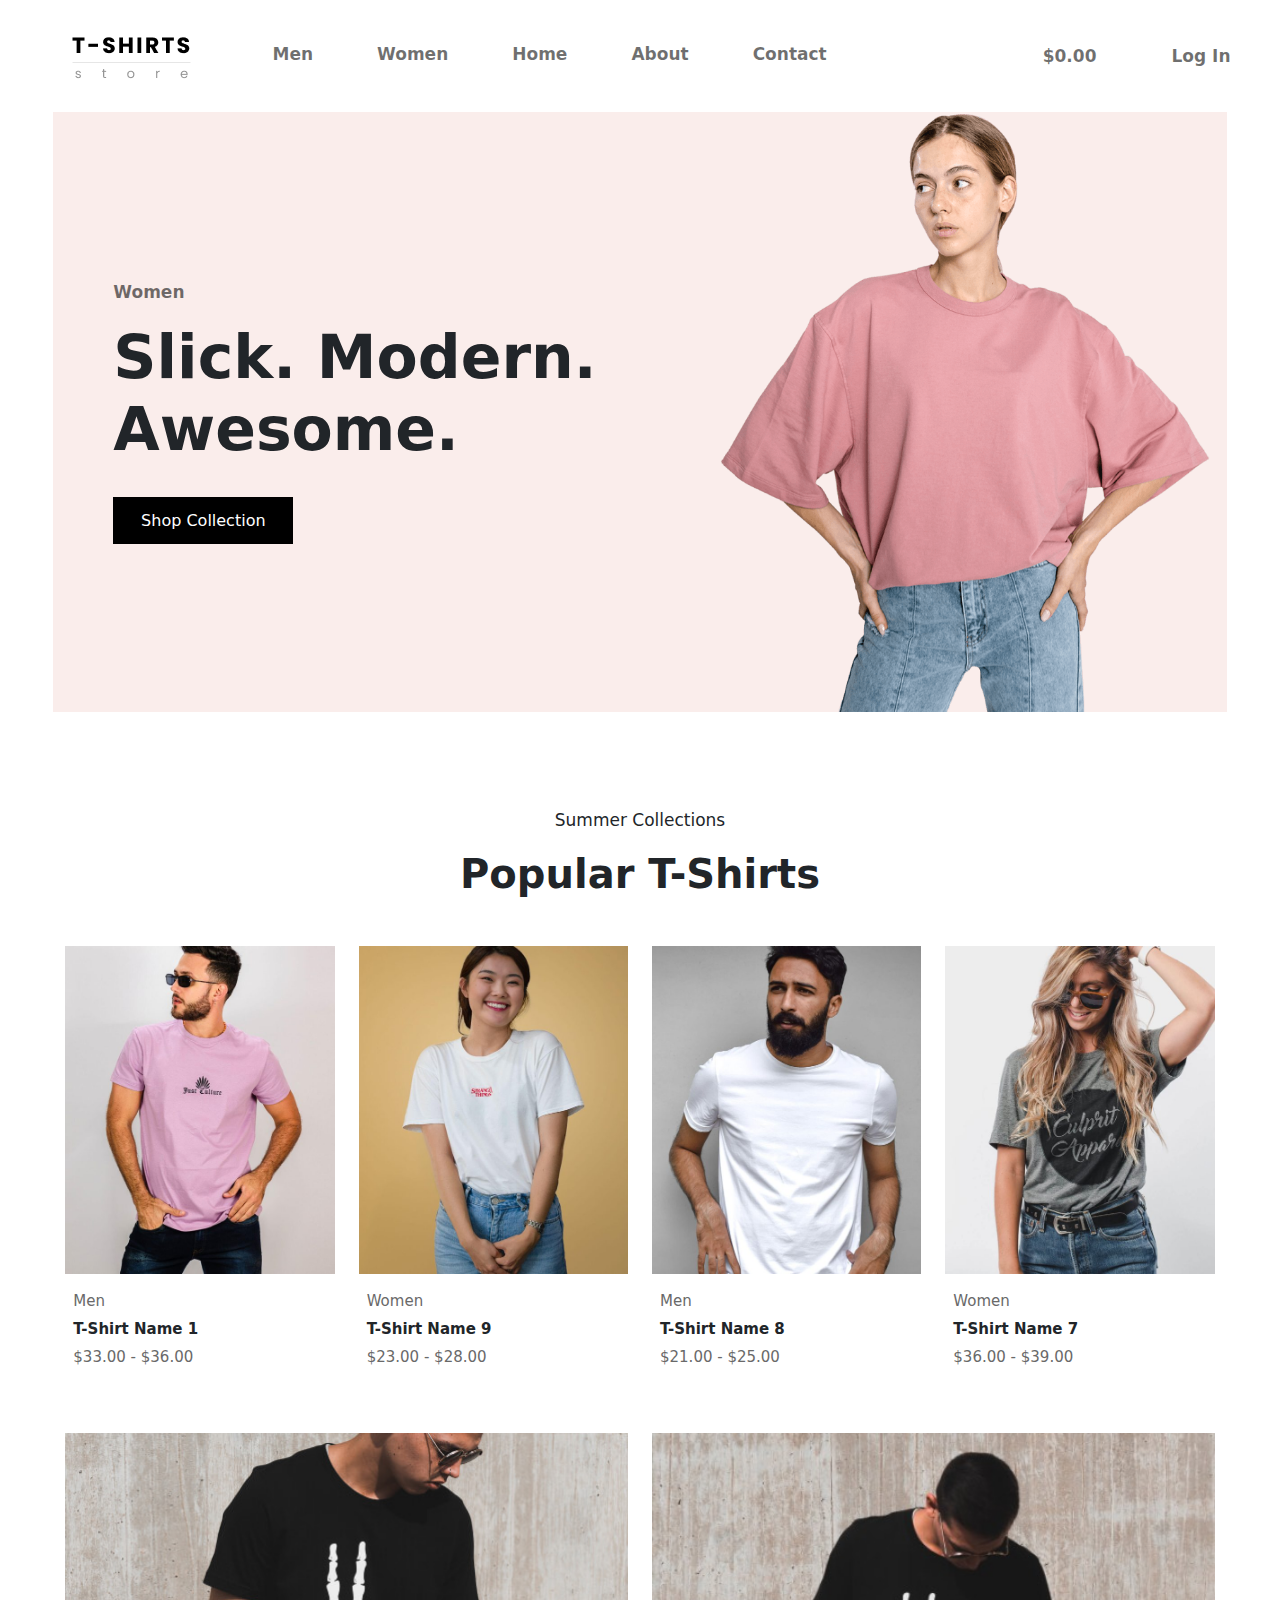
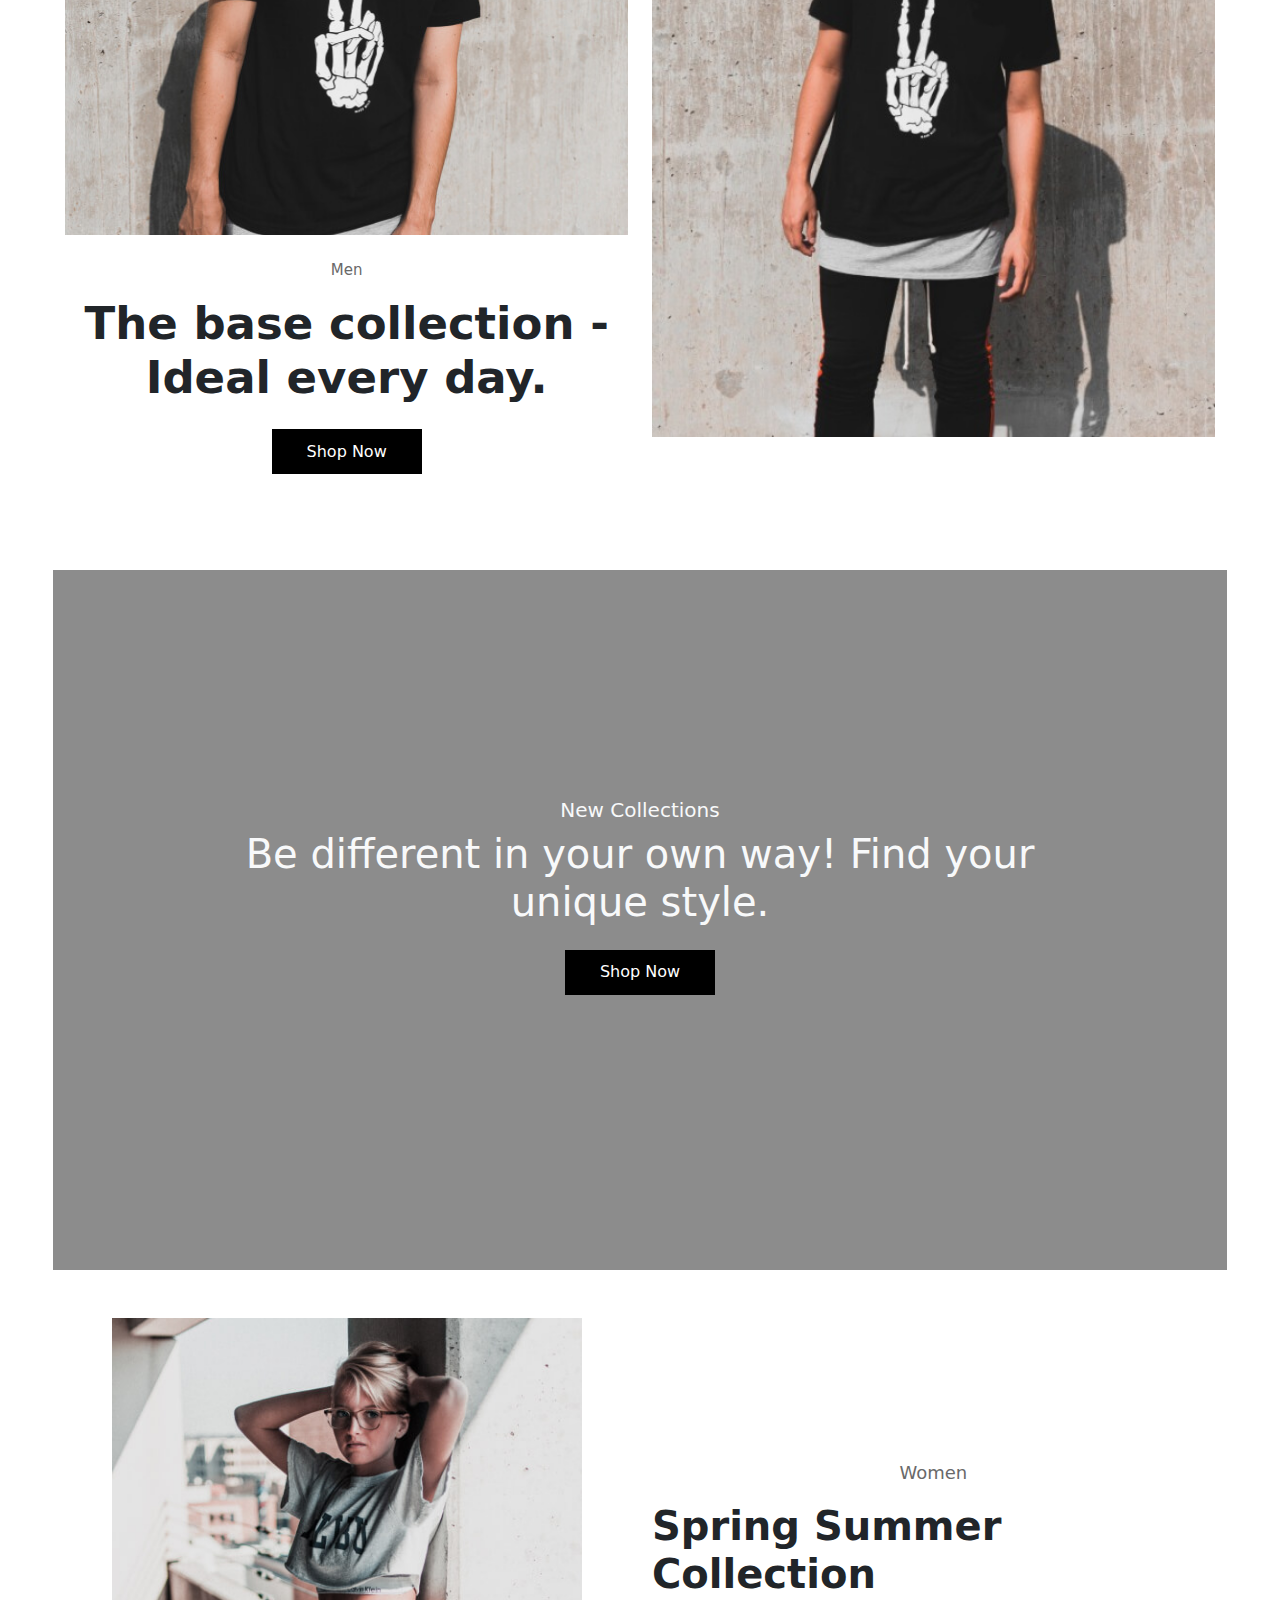
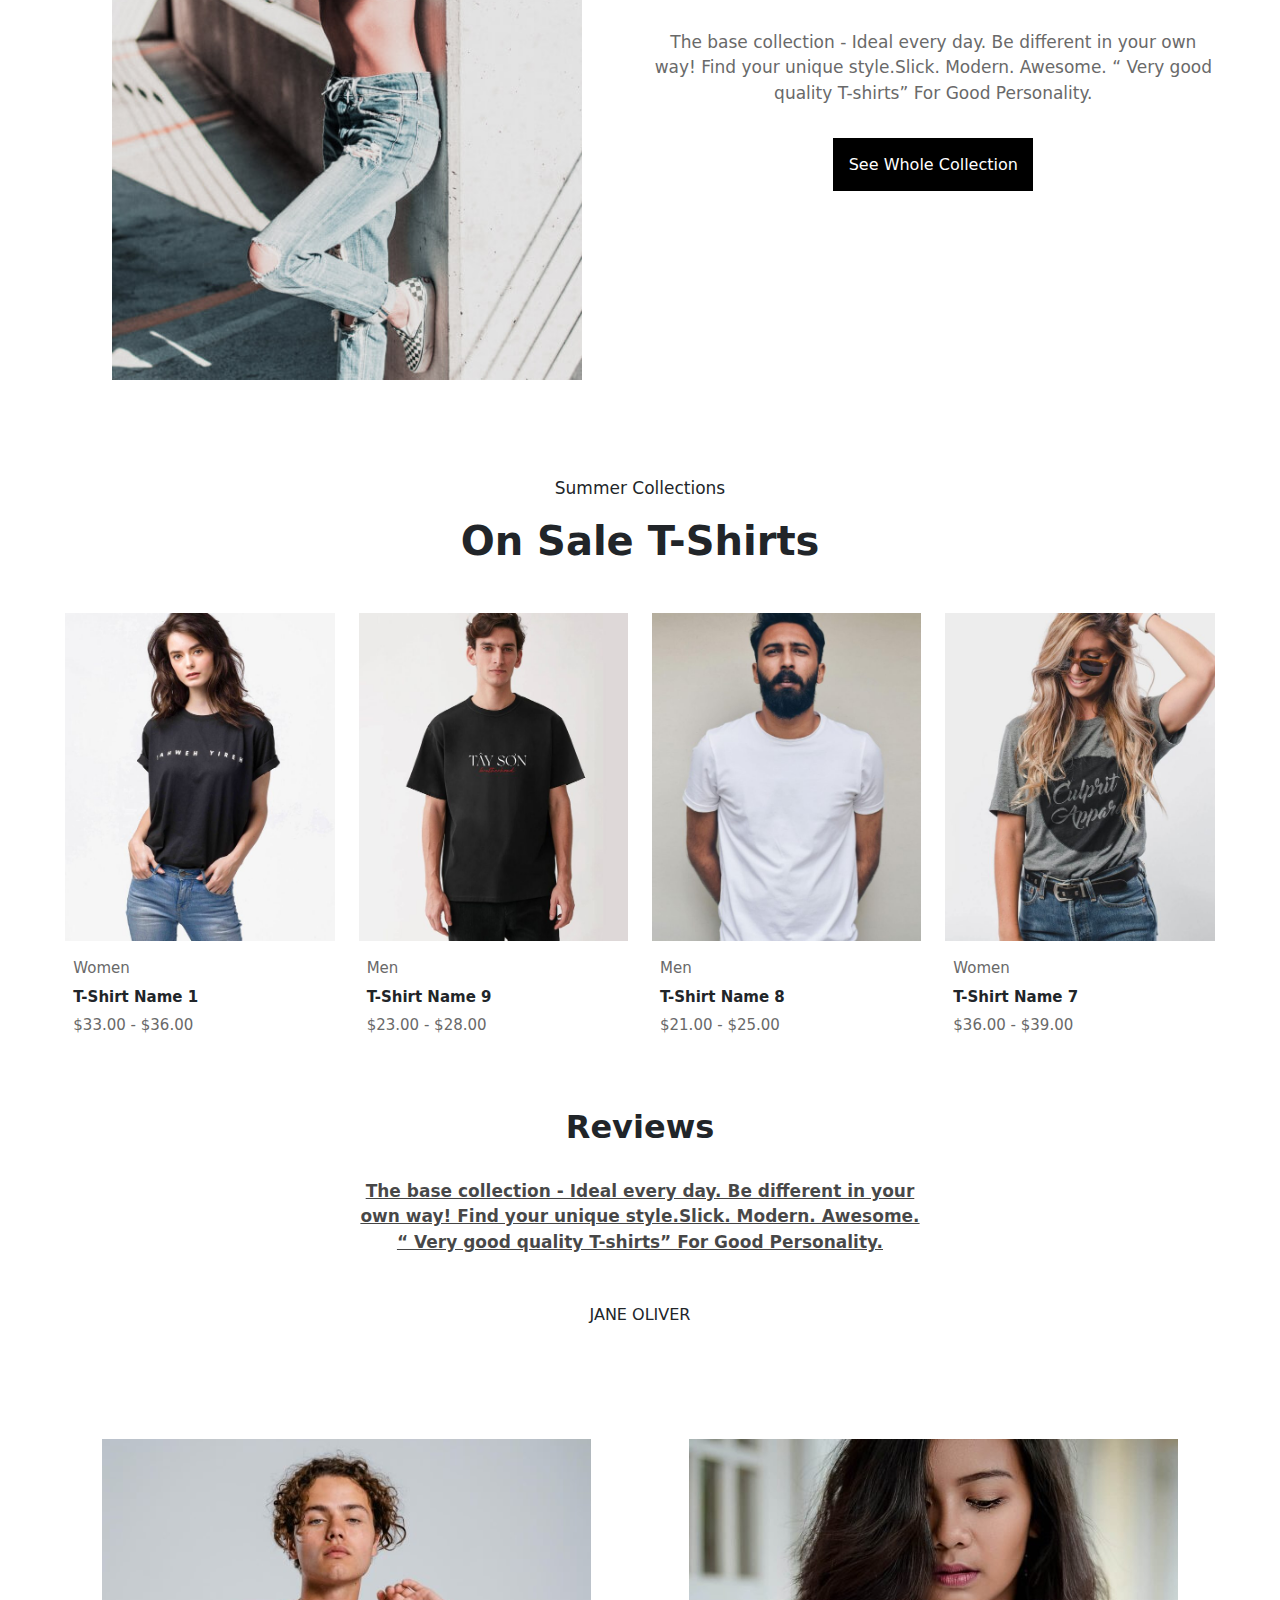
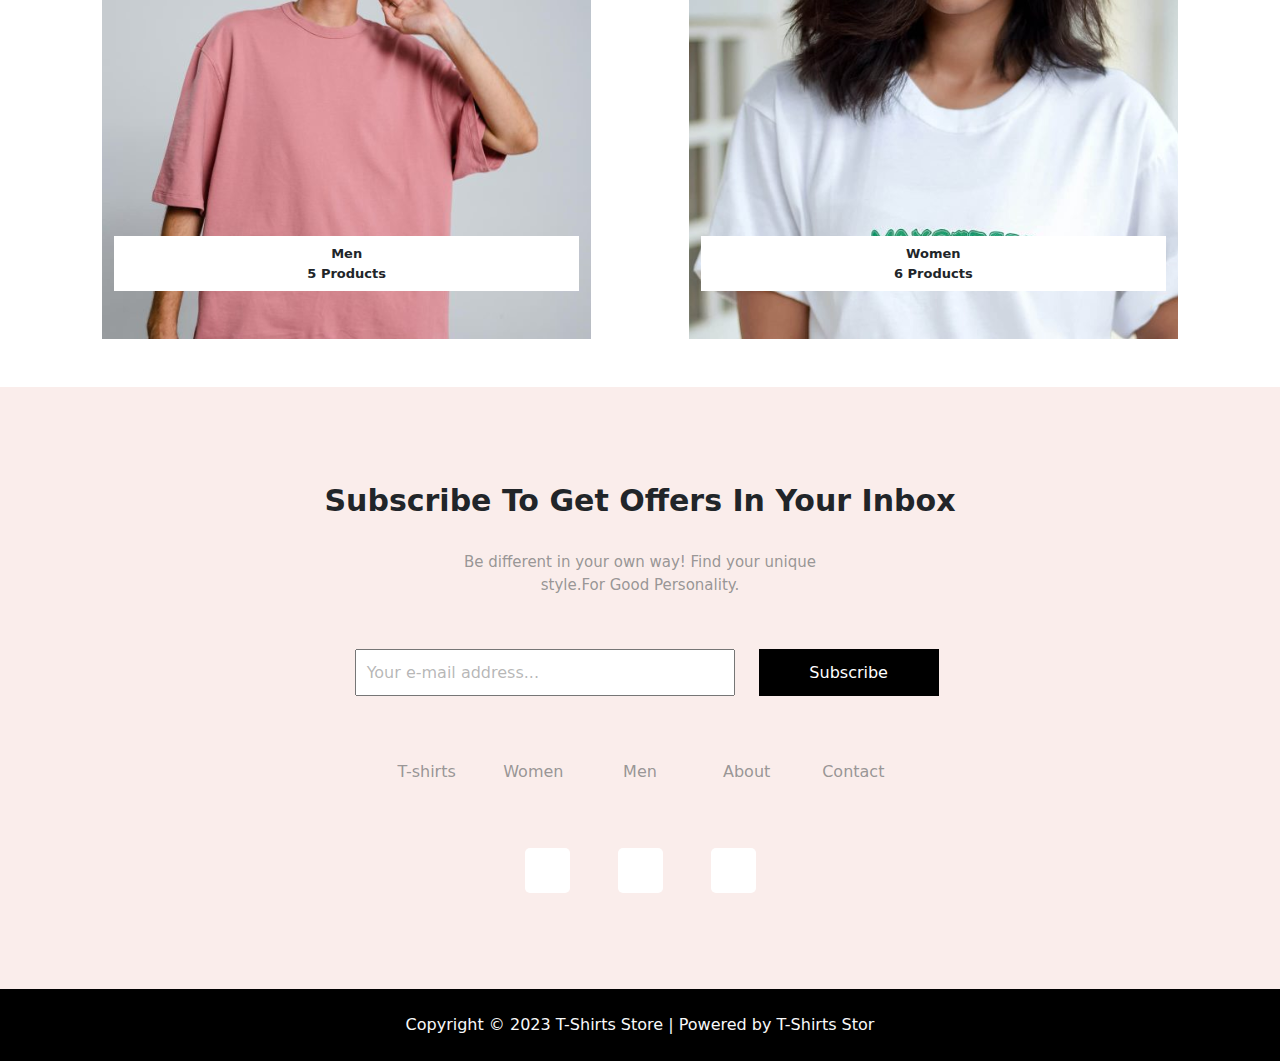
<file: index.html>
<!DOCTYPE html>
<html lang="en">

<head>
  <meta charset="UTF-8">
  <meta name="viewport" content="width=device-width, initial-scale=1.0">
  <title>T-Shirt Shop</title>
  <link rel="stylesheet" href="assets/css/style.css">
  <link rel="stylesheet" href="assets/css/bootstrap.min.css">
  <link rel="stylesheet" href="https://cdnjs.cloudflare.com/ajax/libs/font-awesome/6.3.0/css/all.min.css"
    integrity="sha512-SzlrxWUlpfuzQ+pcUCosxcglQRNAq/DZjVsC0lE40xsADsfeQoEypE+enwcOiGjk/bSuGGKHEyjSoQ1zVisanQ=="
    crossorigin="anonymous" referrerpolicy="no-referrer" />
  <link rel="icon" href="logo-regular.png">
</head>

<body>

  <div class="container-fluid  mt-3">
    <nav class="navbar   navbar-expand-lg ">
      <div class="container-fluid ">
        <a class="navbar-brand mx-lg-5" href="index.html"><img src="assets/images/logo-regular.png" alt=""></a>
        <button class="navbar-toggler " type="button" data-bs-toggle="offcanvas" data-bs-target="#offcanvasNavbar"
          aria-controls="offcanvasNavbar" aria-label="Toggle navigation">
          <span class="navbar-toggler-icon"></span>
        </button>

        <div class="offcanvas offcanvas-end" tabindex="-1" id="offcanvasNavbar" aria-labelledby="offcanvasNavbarLabel"
          style="background-color: #FAEDEB;">
          <div class="offcanvas-header">
            <h5 class="offcanvas-title" id="offcanvasNavbarLabel">Log In</h5>
            <button type="button" class="btn-close" data-bs-dismiss="offcanvas" aria-label="Close"></button>
          </div>
          <div class="offcanvas-body flex-grow-1 justify-content-center ">
            <ul class="navbar-nav ">
              <li class="nav-item start1-class ms -lg-5 ">
                <a class="nav-link ctive" href="men.html">Men</a>
              </li>
              <li class="nav-item ms-lg-5  start1-class">
                <a class="nav-link ctive" href="women.html">Women</a>
              </li>
              <li class="nav-item ms-lg-5  start1-class">
                <a class="nav-link ctive" href="index.html">Home</a>
              </li>
              <li class="nav-item ms-lg-5  start1-class">
                <a class="nav-link ctive" href="about.html">About</a>
              </li>
              <li class="nav-item mx-lg-5  start1-class">
                <a class="nav-link ctive" href="contact.html">Contact</a>
              </li>

            </ul>

            <div class="d-inline-flex  navb-class">

              <a href="https://search.yahoo.com/search?fr=mcafee&type=E210US91215G0&p=google"><i
                  class=" fa-solid fa-magnifying-glass d-none d-lg-block d-xl-block d-xxl-block "></i>
              </a>
            </div>
            <div class="d-inline-flex navb1-class">
              <a href="" class="d-none d-lg-block d-xl-block d-xxl-block "> $0.00</a>
            </div>
            <div class="d-inline-flex navb2-class">
              <a href=""><i
                  class="d-none d-lg-block d-xl-block d-xxl-block  fa-sharp fa-solid fa-cart-shopping "></i></a>
            </div>
            <div class="d-inline-flex navb1-class">
              <a href="" class=" d-none d-lg-block d-xl-block d-xxl-block">Log In</a>
            </div>

            <div>



            </div>
          </div>
        </div>
    </nav>
  </div>
  <div class="container-fluid mt-3">
    <div class="row">
      <div class="col-11 mx-auto" style="background-color: #FAEDEB;">
        <div class="row align-items-center">
          <div class="margin-class col-lg-6 col-md-12 col-sm-12 ">
            <p class="star-class ms-lg-5"><a href="">Women</a></p>
            <h1 class="ms-lg-5 fonts-class">Slick. Modern. Awesome.</h1>
            <span class="fle-class"> <button class=" button1-class ms-lg-5 mt-4">Shop Collection</button> </span>
          </div>
          <div class="col-lg-6 col-md-12 col-sm-12 imag-class ">
            <img src="assets/images/hero.png" alt="">
          </div>
        </div>
      </div>
    </div>
  </div>
  <div class="container-fluid mt-5">
    <div class="row">
      <div class="col-11 mx-auto">
        <div class="row">
          <div class="col-12 mt-lg-5">
            <p align="center" style="font-size: 17px;">Summer Collections</p>
          </div>
        </div>
        <div class="row">
          <div class="col-12">
            <h1 align="center" class="font-class">Popular T-Shirts</h1>
          </div>
        </div>
      </div>
    </div>
  </div>
  <div class="container-fluid mt-3">
    <div class="row">
      <div class="col-11 mx-auto">
        <div class="row d-flex justify-content-around">
          <div class="col-6 col-lg-3 col-md-3 col-sm-6 mt-4 mt-4 d-flex justify-content-center">
            <div class="position-relative" style="width: 18rem;">
              <img src="assets/images/product-09-a-600x731.jpg" class="card-img-top" alt="...">
              <div class="hover-img">
                <img src="assets/images/product-01-c-600x731.jpg" class="card-img-top" alt="...">
              </div>
              <div class="card-body">
                <p class="card-title mt-3 ms-2 text11-class" style="color: dimgray; font-size: 15px;">Men</p>

                <h6 class="card-text ms-2 mt-2 text11-class" style="font-weight: bolder; font-size: 15px;">T-Shirt
                  Name 1</h6>
                <p class="ms-2 mt-2 text11-class" style="color: dimgray; font-size: 15px;">
                  $33.00 - $36.00</p>
              </div>
            </div>

          </div>
          <div class="col-6 col-lg-3 col-md-3 col-sm-6 mt-4 mt-4 d-flex justify-content-center">
            <div class="position-relative" style="width: 18rem;">
              <img src="assets/images/product-06-a-600x731.jpg" class="card-img-top" alt="...">
              <div class="hover-img">
                <img src="assets/images/product-01-d-600x731.jpg" class="card-img-top" alt="...">
              </div>
              <div class="card-body">
                <p class="card-title text11-class mt-3 ms-2" style="color: dimgray; font-size: 15px;">Women</p>

                <h6 class="card-text ms-2 mt-2 text11-class" style="font-weight: bolder; font-size: 15px;">T-Shirt
                  Name 9</h6>
                <p class="ms-2 mt-2 text11-class" style="color: dimgray; font-size: 15px; ">
                  $23.00 - $28.00</p>
              </div>
            </div>
          </div>
          <div class="col-6 col-lg-3 col-md-3 col-sm-6 mt-4 mt-4 d-flex justify-content-center">
            <div class="position-relative" style="width: 18rem;">
              <img src="assets/images/product-10-a-600x731.jpg" class="card-img-top" alt="...">
              <div class="hover-img">
                <img src="assets/images/product-01-d-600x731.jpg" class="card-img-top" alt="...">
              </div>
              <div class="card-body">
                <p class="card-title mt-3 ms-2 text11-class" style="color: dimgray; font-size: 15px;">Men</p>

                <h6 class="card-text ms-2 mt-2 text11-class" style="font-weight: bolder; font-size: 15px;">T-Shirt
                  Name 8</h6>
                <p class="ms-2 mt-2 text11-class" style="color: dimgray; font-size: 15px;">
                  $21.00 - $25.00</p>
              </div>
            </div>
          </div>
          <div class="col-6 col-lg-3 col-md-3 col-sm-6 mt-4 mt-4 d-flex justify-content-center">
            <div class="position-relative" style="width: 18rem;">
              <img src="assets/images/product-08-a-600x731.jpg" class="card-img-top" alt="...">
              <div class="hover-img">
                <img src="assets/images/product-001-b-600x731.jpg" class="card-img-top" alt="...">
              </div>
              <div class="card-body">
                <p class="card-title mt-3 ms-2 text11-class" style="color: dimgray; font-size: 15px;">Women</p>

                <h6 class="card-text ms-2 mt-2 text11-class" style="font-weight: bolder; font-size: 15px;">T-Shirt
                  Name 7</h6>
                <p class="ms-2 mt-2 text11-class" style="color: dimgray; font-size: 15px; ">
                  $36.00 - $39.00</p>
              </div>
            </div>
          </div>

        </div>

      </div>
    </div>
  </div>
    <div class="container-fluid mt-5">
      <div class="row ">
        <div class="col-11 mx-auto">
          <div class="row">
            <div class="col-lg-6 col-md-6 col-sm-12">
              <div class="card1">
                <span class="width-class"> <img src="assets/images/collection-02.jpg" alt=""></span>
                <p align="center" class="mt-4" style="color: dimgray; font-size: 15px;">Men</p>
                <h1 align="center" class=" h1-class">The base collection - Ideal every day.</h1>
                <span class=" d-flex justify-content-center"> <button class=" button2-class mt-3 mb-5">Shop Now</button>
                </span>
              </div>

            </div>
            <div class="col-lg-6 col-md-6 col-sm-12">
              <span class="width-class">
                <img src="assets/images/34bddbf3-4926-477e-9a90-5485a7d84cf5.jpg" alt="">
              </span>
            </div>
          </div>
        </div>
      </div>
    </div>
  </div>
  <div class="container-fluid mt-5">

    <div class="row">
      <div class="col-11 mx-auto bg-img-class">
        <div class="row">
          <div class="col-10 mx-auto">
            <h5 align="center" class="text-light size1-class">New Collections</h5>
            <h1 align="center" class="text-light size-class">Be different in your own way!
              Find your unique style.</h1>
            <span class="d-flex justify-content-center"> <button class=" button2-class mt-3 mb-5">Shop
                Now</button>
          </div>


        </div>
      </div>
    </div>
  </div>
  <div class="container-fluid mt-5">
    <div class="row ">
      <div class="col-11 mx-auto">
        <div class="row  align-items-center">
          <div class="col-lg-6 col-md-6 col-sm-12 order-lg-last">
            <span class="d-flex justify-content-center">
              <p style="color: dimgray; font-size: 18px;" class="para1-class">Women</p>
            </span>
            <span class="d-flex justify-content-center">
              <h1 style="font-weight: bolder;" class="texts-class">Spring Summer Collection</h1>
            </span>
            <p class="mt-4 para-class" style="font-size: 17px; color: dimgray;" align="center">The base collection -
              Ideal every day.
              Be different in your own way! Find your unique style.Slick. Modern. Awesome. “ Very good quality
              T-shirts”
              For Good Personality.</p>
            <span class="d-flex justify-content-center"> <button class=" button3-class mt-3 mb-5">See Whole
                Collection</button></span>
          </div>
          <div class="col-lg-6 col-md-6 col-sm-12 width1-class">
            <img src="assets/images/collection-03.jpg" alt="">
          </div>
        </div>
      </div>
    </div>
  </div>
  <div class="container-fluid mt-5">
    <div class="row">
      <div class="col-11 mx-auto">
        <div class="row">
          <div class="col-12 mt-lg-5">
            <p align="center" style="font-size: 17px;">Summer Collections</p>
          </div>
        </div>
        <div class="row">
          <div class="col-12">
            <h1 align="center" class="font-class">On Sale T-Shirts</h1>
          </div>
        </div>
      </div>
    </div>
  </div>

  <div class="container-fluid mt-3">
    <div class="row">
      <div class="col-11 mx-auto">
        <div class="row d-flex justify-content-around">
          <div class="col-6 col-lg-3 col-md-3 col-sm-6 mt-4 mt-4 d-flex justify-content-center">
            <div class="position-relative" style="width: 18rem;">
              <img src="assets/images/product-01-a-600x731.jpg" class="card-img-top" alt="...">
              <div class="hover-img">
                <img src="assets/images/product-001-b-600x731.jpg" class="card-img-top" alt="...">
              </div>
              <div class="card-body">
                <p class="card-title mt-3 ms-2 text11-class" style="color: dimgray; font-size: 15px;">Women</p>

                <h6 class="card-text ms-2 mt-2 text11-class" style="font-weight: bolder; font-size: 15px;">T-Shirt
                  Name 1</h6>
                <p class="ms-2 mt-2 text11-class" style="color: dimgray; font-size: 15px;">
                  $33.00 - $36.00</p>
              </div>
            </div>

          </div>
          <div class="col-6 col-lg-3 col-md-3 col-sm-6 mt-4 mt-4 d-flex justify-content-center">
            <div class="position-relative" style="width: 18rem;">
              <img src="assets/images/product-05-a-600x731.jpg" class="card-img-top" alt="...">
              <div class="hover-img">
                <img src="assets/images/product-001-b-600x731.jpg" class="card-img-top" alt="...">
              </div>
              <div class="card-body">
                <p class="card-title text11-class mt-3 ms-2" style="color: dimgray; font-size: 15px;">Men</p>

                <h6 class="card-text ms-2 mt-2 text11-class" style="font-weight: bolder; font-size: 15px;">T-Shirt
                  Name 9</h6>
                <p class="ms-2 mt-2 text11-class" style="color: dimgray; font-size: 15px; ">
                  $23.00 - $28.00</p>
              </div>
            </div>
          </div>
          <div class="col-6 col-lg-3 col-md-3 col-sm-6 mt-4 mt-4 d-flex justify-content-center">
            <div class="position-relative" style="width: 18rem;">
              <img src="assets/images/product-03-a-600x731.jpg" class="card-img-top" alt="...">
              <div class="hover-img">
                <img src="assets/images/product-01-d-600x731.jpg" class="card-img-top" alt="...">
              </div>
              <div class="card-body">
                <p class="card-title mt-3 ms-2 text11-class" style="color: dimgray; font-size: 15px;">Men</p>

                <h6 class="card-text ms-2 mt-2 text11-class" style="font-weight: bolder; font-size: 15px;">T-Shirt
                  Name 8</h6>
                <p class="ms-2 mt-2 text11-class" style="color: dimgray; font-size: 15px;">
                  $21.00 - $25.00</p>
              </div>
            </div>
          </div>
          <div class="col-6 col-lg-3 col-md-3 col-sm-6 mt-4 mt-4 d-flex justify-content-center">
            <div class="position-relative" style="width: 18rem;">
              <img src="assets/images/product-08-a-600x731.jpg" class="card-img-top" alt="...">
              <div class="hover-img">
                <img src="assets/images/product-001-b-600x731.jpg" class="card-img-top" alt="...">
              </div>
              <div class="card-body">
                <p class="card-title mt-3 ms-2 text11-class" style="color: dimgray; font-size: 15px;">Women</p>

                <h6 class="card-text ms-2 mt-2 text11-class" style="font-weight: bolder; font-size: 15px;">T-Shirt
                  Name 7</h6>
                <p class="ms-2 mt-2 text11-class" style="color: dimgray; font-size: 15px; ">
                  $36.00 - $39.00</p>
              </div>
            </div>
          </div>

        </div>

      </div>
    </div>
  </div>

  <div class="container-fluid mt-5">
    <div class="row">
      <div class="col-11 mx-auto">
        <div class="row">
          <div class="mt-2 col-12 d-flex justify-content-center">
            <h2 style="font-weight: bolder;">Reviews</h2>
          </div>
        </div>
        <div class="row mt-4">
          <div class="col-lg-6 col-md-8 col-sm-12 col-11 mx-auto">
            
              <p style="font-size: 17px; color:  rgba(0, 0, 0, 0.73); font-weight: bolder;" align="center"><u>The base
                  collection - Ideal every day. Be different in your own way! Find your unique style.Slick. Modern.
                  Awesome. “ Very good quality T-shirts” For Good Personality.</u></p>
            
          </div>
        </div>
        <div class="row mt-3">
          <div class="col-12 d-flex justify-content-center">
            <i class="fa-solid fa-star" style="color: #F0AD4E; font-size: 20px;"></i>
            <i class="fa-solid fa-star ms-2" style="color: #F0AD4E; font-size: 20px;"></i>
            <i class="fa-solid fa-star ms-2" style="color: #F0AD4E; font-size: 20px;"></i>
            <i class="fa-solid fa-star ms-2" style="color: #F0AD4E; font-size: 20px;"></i>
            <i class="fa-solid fa-star ms-2" style="color: #F0AD4E; font-size: 20px;"></i>
          </div>
        </div>
        <div class="row">
          <div class="col-12 d-flex justify-content-center">
            <p class="mt-3"> JANE OLIVER</p>
          </div>
        </div>
      </div>
    </div>
  </div>

  <div class="container-fluid mt-5">
    <div class="row">
      <div class="col-11 mx-auto">
        <div class="row d-flex justify-content-around">
          <div class="col-5 mt-5 bg1-img-class">
            <button class=" button4-class mt-3 mb-5">
              <p class="text-dark mt-2" align="center" style="font-size: 13px; font-weight: bolder;">
                Men
                <br>5 Products
              </p>
            </button>
          </div>
          <div class="col-5 mt-5 bg2-img-class ">
            <button class=" button4-class mt-3 mb-5">
              <p class="text-dark mt-2" align="center" style="font-size: 13px; font-weight: bolder;">
                Women
                <br>6 Products
              </p>
            </button>
          </div>
        </div>
      </div>
    </div>
  </div>
  <div class="container-fluid footer-class mt-5">
    <div class="row">
      <div class="col-12 mx-auto" style="   background-color: #FAEDEB;">
        <div class="row">
          <div class="col mt-5"></div>
        </div>
        <div class="row">
          <div class="col mt-5"></div>
        </div>
        <div class="row">
          <div class="col-12 mx-auto">
            <h1 align="center" class="text-class"> Subscribe To Get Offers In Your Inbox</h1>
          </div>
        </div>
        <div class="row">
          <div class="col-md-12 col-lg-4 mx-auto mt-4">
            <p align="center" class="text1-class">Be different in your own way!
              Find your unique style.For Good Personality.
            </p>
          </div>
        </div>
        <div class="row ">
          <div class="col-lg-7 col-md-12 col-sm-12 input-class ">
            <input type="text" placeholder="Your e-mail address...">
          </div>
          <div class="col-lg-4 col-md-12 col-sm-12 button-class">
            <button>Subscribe</button>
          </div>
        </div>
        <div class="row mt-lg-3 d-flex justify-content-center">
          <div class="a-class col-lg-1 col-md-2 col-sm-3 d-flex justify-content-center mt-5"><a href="">T-shirts</a>
          </div>
          <div class="a-class col-lg-1 col-md-2 col-sm-3  d-flex justify-content-center mt-5"><a href="">Women</a>
          </div>
          <div class="a-class col-lg-1 col-md-2 col-sm-3  d-flex justify-content-center mt-5"><a href="">Men</a></div>
          <div class="a-class col-lg-1 col-md-2 col-sm-4 d-flex justify-content-center mt-5"><a href="">About</a>
          </div>
          <div class="a-class col-lg-1 col-md-12 col-sm-4  mt-5 d-flex justify-content-center"><a href="">Contact</a>
          </div>
        </div>
        <div class="row mt-5">
          <div class="col-12 mt-3 d-flex justify-content-center icon-class">
            <a href="https://www.facebook.com/"><i class="fa-brands fa-facebook-f"></i></a>
            <a href="https://twitter.com/home"><i class="fa-brands fa-twitter ms-5 "></i></a>
            <a href="https://www.instagram.com/"><i class="fa-brands fa-instagram ms-5 "></i></a>
          </div>
        </div>
        <div class="row mt-5">
          <div class="col mt-5"></div>
        </div>
      </div>
      <div class="container-fluid  footer1-class ">
        <div class="row">
          <div class="col-12 mx-auto" style="  background-color: #000000;">
            <div class="row  ">
              <div class="col-12 d-flex justify-content-center">
                <p class="text-light mb-4 mt-4 text2-class">Copyright © 2023 T-Shirts Store | Powered by T-Shirts Stor
                </p>
              </div>
            </div>
          </div>
        </div>
      </div>
    </div>
  </div>
  <script src="assets/js/bootstrap.bundle.min.js"></script>
</body>

</html>
</file>
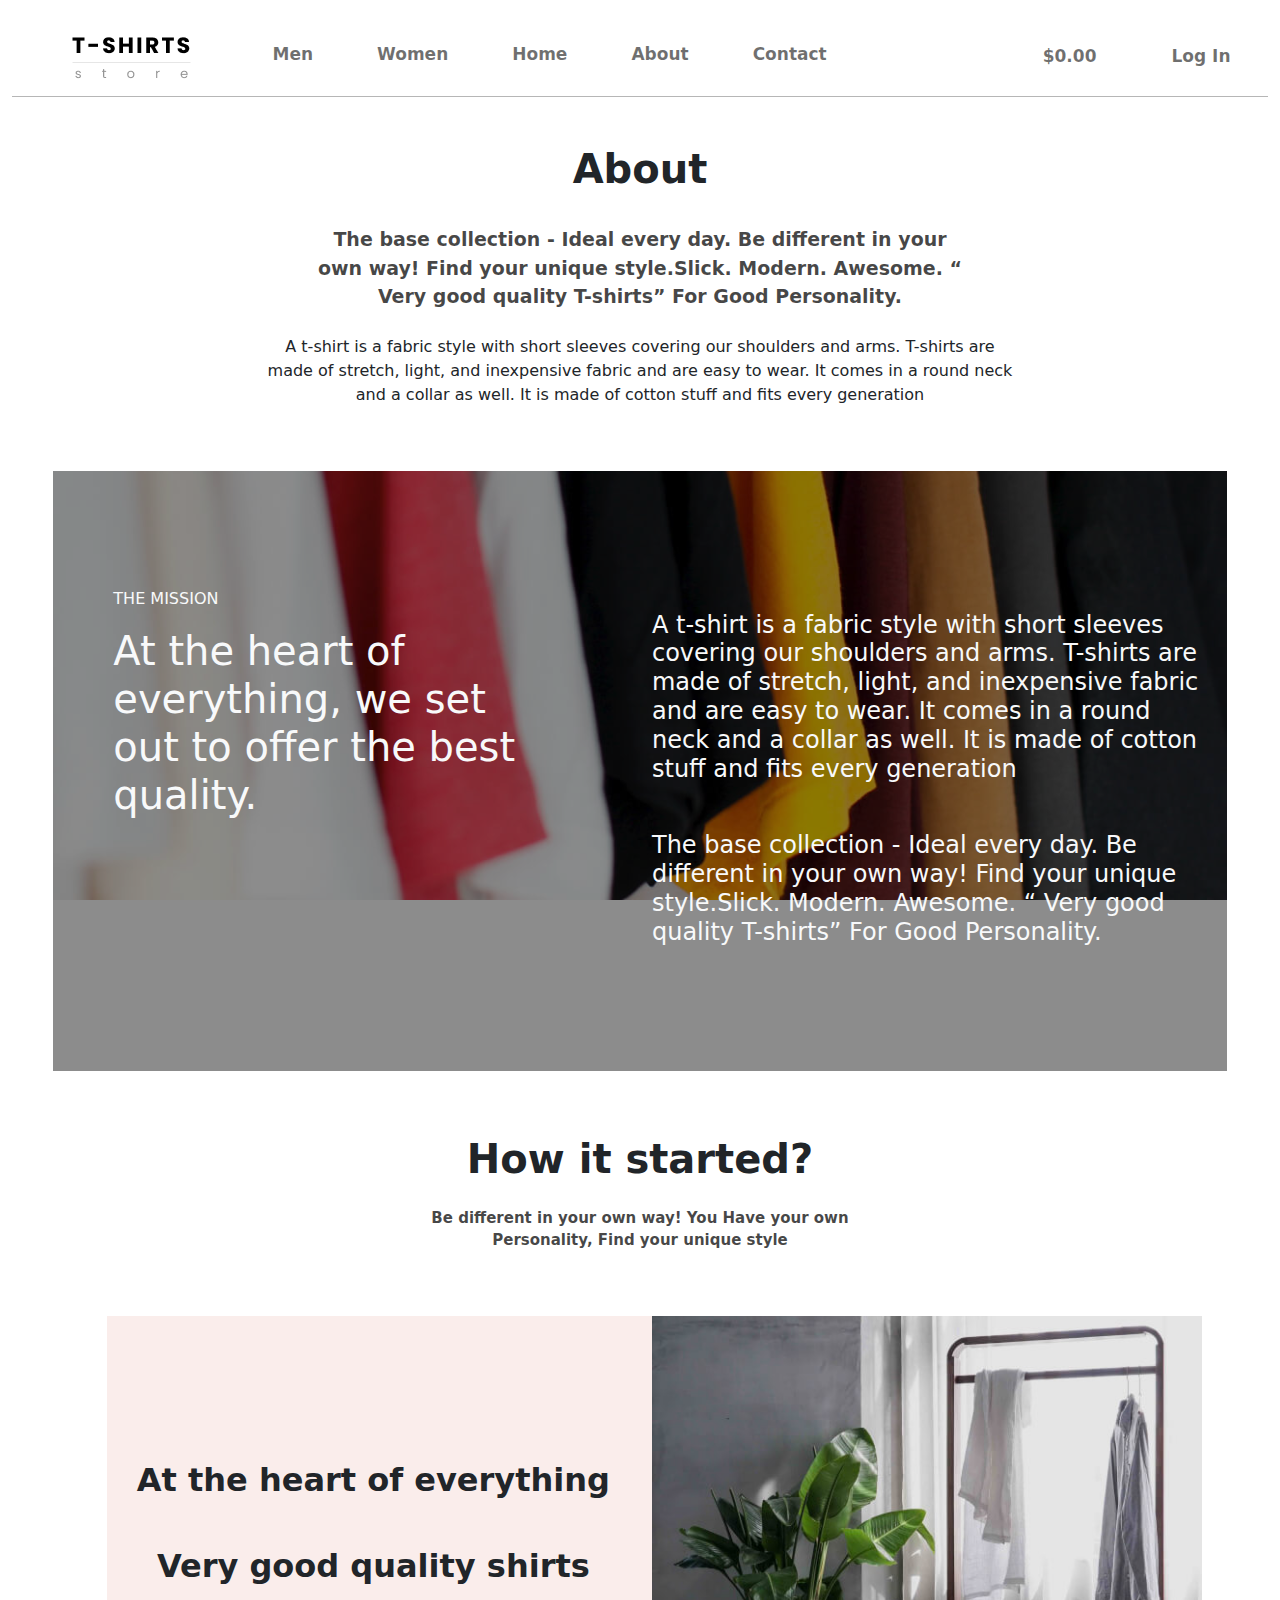
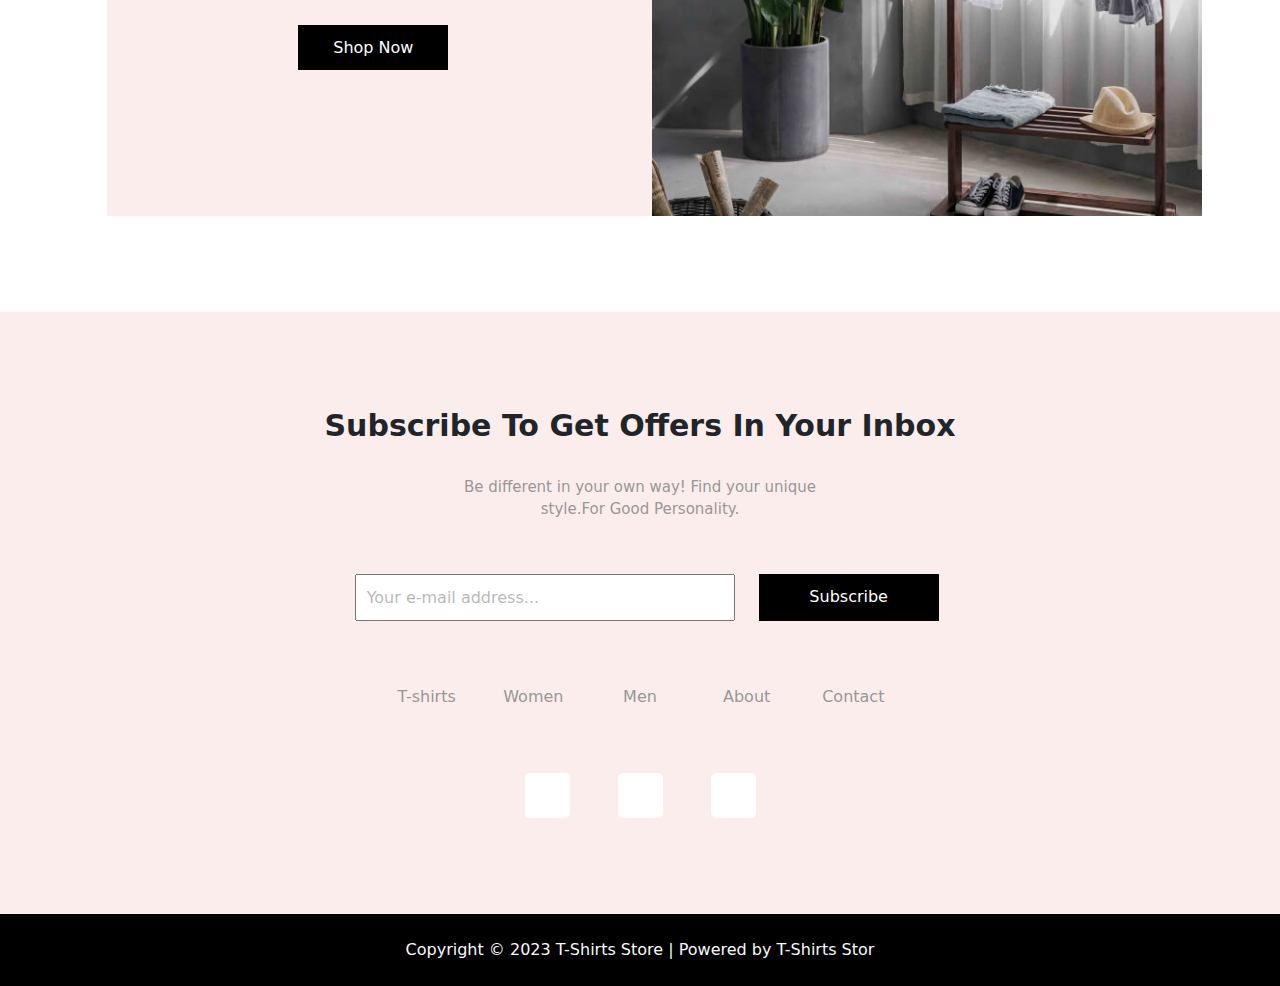
<file: about.html>
<!DOCTYPE html>
<html lang="en">
  <!-- #142B33 -->
<head>
  <meta charset="UTF-8">
  <meta name="viewport" content="width=device-width, initial-scale=1.0">
  <title>About Us</title>
  <link rel="stylesheet" href="assets/css/style.css">
  <link rel="stylesheet" href="assets/css/bootstrap.min.css">
  <link rel="stylesheet" href="https://cdnjs.cloudflare.com/ajax/libs/font-awesome/6.3.0/css/all.min.css"
    integrity="sha512-SzlrxWUlpfuzQ+pcUCosxcglQRNAq/DZjVsC0lE40xsADsfeQoEypE+enwcOiGjk/bSuGGKHEyjSoQ1zVisanQ=="
    crossorigin="anonymous" referrerpolicy="no-referrer" />
  <link rel="icon" href="logo-regular.png">
</head>

<body>

  <div class="container-fluid  mt-3">
    <nav class="navbar   navbar-expand-lg " style="border-bottom: 1px solid rgba(0, 0, 0, 0.285);">
      <div class="container-fluid ">
        <a class="navbar-brand mx-lg-5" href="index.html"><img src="assets/images/logo-regular.png" alt=""></a>
        <button class="navbar-toggler " type="button" data-bs-toggle="offcanvas" data-bs-target="#offcanvasNavbar"
          aria-controls="offcanvasNavbar" aria-label="Toggle navigation">
          <span class="navbar-toggler-icon"></span>
        </button>

        <div class="offcanvas offcanvas-end" tabindex="-1" id="offcanvasNavbar" aria-labelledby="offcanvasNavbarLabel"
          style="background-color: #FAEDEB;">
          <div class="offcanvas-header">
            <h5 class="offcanvas-title" id="offcanvasNavbarLabel">Log In</h5>
            <button type="button" class="btn-close" data-bs-dismiss="offcanvas" aria-label="Close"></button>
          </div>
          <div class="offcanvas-body flex-grow-1 justify-content-center ">
            <ul class="navbar-nav ">
              <li class="nav-item start1-class ms -lg-5 ">
                <a class="nav-link ctive" href="men.html">Men</a>
              </li>
              <li class="nav-item ms-lg-5  start1-class">
                <a class="nav-link ctive" href="women.html">Women</a>
              </li>
              <li class="nav-item ms-lg-5  start1-class">
                <a class="nav-link ctive" href="index.html">Home</a>
              </li>
              <li class="nav-item ms-lg-5  start1-class">
                <a class="nav-link ctive" href="about.html">About</a>
              </li>
              <li class="nav-item mx-lg-5  start1-class">
                <a class="nav-link ctive" href="contact.html">Contact</a>
              </li>

            </ul>

            <div class="d-inline-flex  navb-class">

              <a href="https://search.yahoo.com/search?fr=mcafee&type=E210US91215G0&p=google"><i
                  class=" fa-solid fa-magnifying-glass d-none d-lg-block d-xl-block d-xxl-block "></i>
              </a>
            </div>
            <div class="d-inline-flex navb1-class">
              <a href="" class="d-none d-lg-block d-xl-block d-xxl-block "> $0.00</a>
            </div>
            <div class="d-inline-flex navb2-class">
              <a href=""><i
                  class="d-none d-lg-block d-xl-block d-xxl-block  fa-sharp fa-solid fa-cart-shopping "></i></a>
            </div>
            <div class="d-inline-flex navb1-class">
              <a href="" class=" d-none d-lg-block d-xl-block d-xxl-block">Log In</a>
            </div>

            <div>



            </div>
          </div>
        </div>
    </nav>
  </div>
  <div class="container-fluid">
    <div class="row">
      <div class="col-11 mx-auto">
        <h1 align="center" class="mt-5 about-class">About</h1>
      </div>
    </div>
  </div>
  <div class="container-fluid">
    <div class="row">
      <div class="col-11 mx-auto">
        <div class="row mt-4">
          <div class="col-lg-7 col-md-8 col-sm-9 col-12 mx-auto">

            <p style="font-size: 19px; color:  rgba(0, 0, 0, 0.73); font-weight: bolder;" align="center">The
              base
              collection - Ideal every day. Be different in your own way! Find your unique
              style.Slick. Modern.
              Awesome. “ Very good quality T-shirts” For Good Personality. </p>

          </div>
        </div>
      </div>
    </div>
  </div>
  <div class="container-fluid mt-2">
    <div class="row">
      <div class="col-11 mx-auto">
        <div class="row">
          <div class="col-lg-8 col-md-10 col-sm-12 col-11 mx-auto">
            <p align="center" style="font-weight: lighter;">
              A t-shirt is a fabric style with short sleeves covering our shoulders and arms. T-shirts are made of
              stretch, light, and inexpensive fabric and are easy to wear.

              It comes in a round neck and a collar as well. It is made of cotton stuff and fits every generation
            </p>
          </div>
        </div>
      </div>
    </div>
  </div>
  <div class="container-fluid mt-5">
    <div class="row">
      <div class="col-11 mx-auto back-img-class text-light">
        <div class="row  ">
          <div class="col-12 col-sm-12 col-md-12 col-lg-5">
            <p class="ms-lg-5">
              THE MISSION
            </p>
            <h1 class="ms-lg-5 h1-classes">At the heart of everything, we set out to offer the best quality.</h1>
          </div>
          <div class="col-lg-1"></div>
          <div class="col-12 col-sm-12 col-md-12 col-lg-6">
            <h4 class="h4-class mt-md-4 mt-sm-4">A t-shirt is a fabric style with short sleeves covering our shoulders
              and arms. T-shirts are made of stretch, light, and inexpensive fabric and are easy to wear. It comes in a
              round neck and a collar as well. It is made of cotton stuff and fits every generation</h4>
            <h4 class="mt-lg-5 mt-md-4 mt-sm-4 h4-class">The base collection - Ideal every day. Be different in your own
              way! Find your unique style.Slick. Modern. Awesome. “ Very good quality T-shirts” For Good Personality.
            </h4>
          </div>
        </div>
      </div>
    </div>
  </div>
  <div class="container-fluid mt-3">
    <div class="row">
      <div class="col-11 mx-auto">
        <h1 align="center" class="mt-5 about-class">How it started?</h1>
      </div>
    </div>
  </div>
  <div class="container-fluid">
    <div class="row">
      <div class="col-11 mx-auto">
        <div class="row mt-3">
          <div class="col-lg-5 col-md-8 col-sm-9 col-12 mx-auto">

            <p style="font-size: 15px; color:  rgba(0, 0, 0, 0.73); font-weight: bolder;" align="center">
              Be different in your own way! You Have your own Personality, Find your unique style
            </p>

          </div>
        </div>
      </div>
    </div>
  </div>

  <div class="container-fluid mt-5">
    <div class="row">
      <div class="col-10 mx-auto " style="background-color: #FAEDEB;">
        <div class="row d-flex align-items-center">
          <div class="col-12 col-sm-12 col-md-6 col-lg-6" >
            <h2 class="mb-lg-4o mt-sm-5 mt-4" style="font-weight: bold;" align="center">At the heart of everything</h2>
            <h2 class="mb-lg-4 mt-sm-5 mt-4" style="font-weight: bold;" align="center">Very good quality shirts</h2>
            <span class=" d-flex justify-content-center "> <button class=" button2-class mt-3 mb-5">Shop Now</button>
            </span>
          </div>
          <div class="col-12 col-sm-12 col-md-6 col-lg-6">
            <span class="span-class">
              <img src="assets/images/about-01.jpg" alt="">
            </span>
          </div>
        </div>
      </div>
    </div>
  </div>
    
  <div class="container-fluid footer-class mt-5">
    <div class="row">
      <div class="col-12 mx-auto mt-5" style="   background-color: #FAEDEB;">
        <div class="row">
          <div class="col mt-5"></div>
        </div>
        <div class="row">
          <div class="col mt-5"></div>
        </div>
        <div class="row">
          <div class="col-12 mx-auto">
            <h1 align="center" class="text-class"> Subscribe To Get Offers In Your Inbox</h1>
          </div>
        </div>
        <div class="row">
          <div class="col-md-12 col-lg-4 mx-auto mt-4">
            <p align="center" class="text1-class">Be different in your own way!
              Find your unique style.For Good Personality.
            </p>
          </div>
        </div>
        <div class="row ">
          <div class="col-lg-7 col-md-12 col-sm-12 input-class ">
            <input type="text" placeholder="Your e-mail address...">
          </div>
          <div class="col-lg-4 col-md-12 col-sm-12 button-class">
            <button>Subscribe</button>
          </div>
        </div>
        <div class="row mt-lg-3 d-flex justify-content-center">
          <div class="a-class col-lg-1 col-md-2 col-sm-3 d-flex justify-content-center mt-5"><a href="">T-shirts</a>
          </div>
          <div class="a-class col-lg-1 col-md-2 col-sm-3  d-flex justify-content-center mt-5"><a href="">Women</a>
          </div>
          <div class="a-class col-lg-1 col-md-2 col-sm-3  d-flex justify-content-center mt-5"><a href="">Men</a></div>
          <div class="a-class col-lg-1 col-md-2 col-sm-4 d-flex justify-content-center mt-5"><a href="">About</a>
          </div>
          <div class="a-class col-lg-1 col-md-12 col-sm-4  mt-5 d-flex justify-content-center"><a href="">Contact</a>
          </div>
        </div>
        <div class="row mt-5">
          <div class="col-12 mt-3 d-flex justify-content-center icon-class">
            <a href="https://www.facebook.com/"><i class="fa-brands fa-facebook-f"></i></a>
            <a href="https://twitter.com/home"><i class="fa-brands fa-twitter ms-5 "></i></a>
            <a href="https://www.instagram.com/"><i class="fa-brands fa-instagram ms-5 "></i></a>
          </div>
        </div>
        <div class="row mt-5">
          <div class="col mt-5"></div>
        </div>
      </div>
      <div class="container-fluid  footer1-class ">
        <div class="row">
          <div class="col-12 mx-auto" style="  background-color: #000000;">
            <div class="row  ">
              <div class="col-12 d-flex justify-content-center">
                <p class="text-light mb-4 mt-4 text2-class">Copyright © 2023 T-Shirts Store | Powered by T-Shirts Stor
                </p>
              </div>
            </div>
          </div>
        </div>
      </div>
    </div>
  </div>
  <script src="assets/js/bootstrap.bundle.min.js"></script>
</body>

</html>
</file>
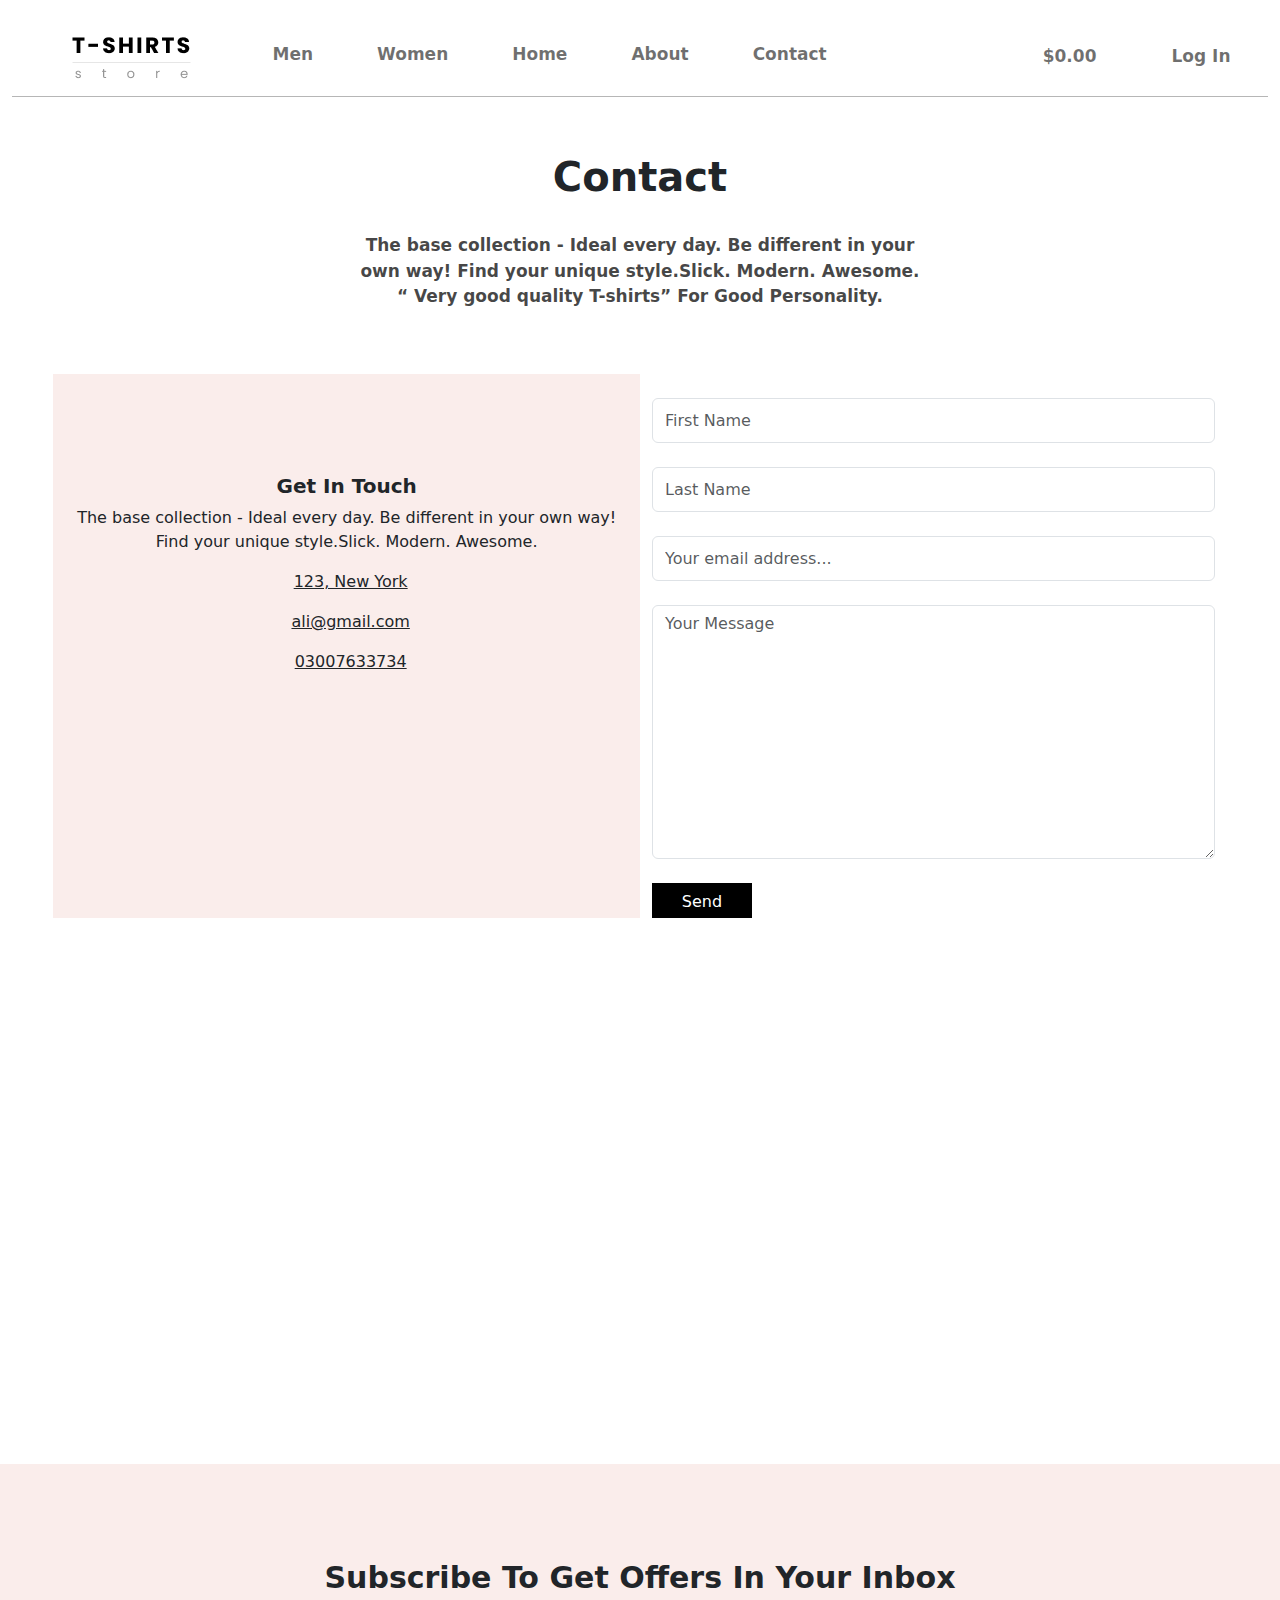
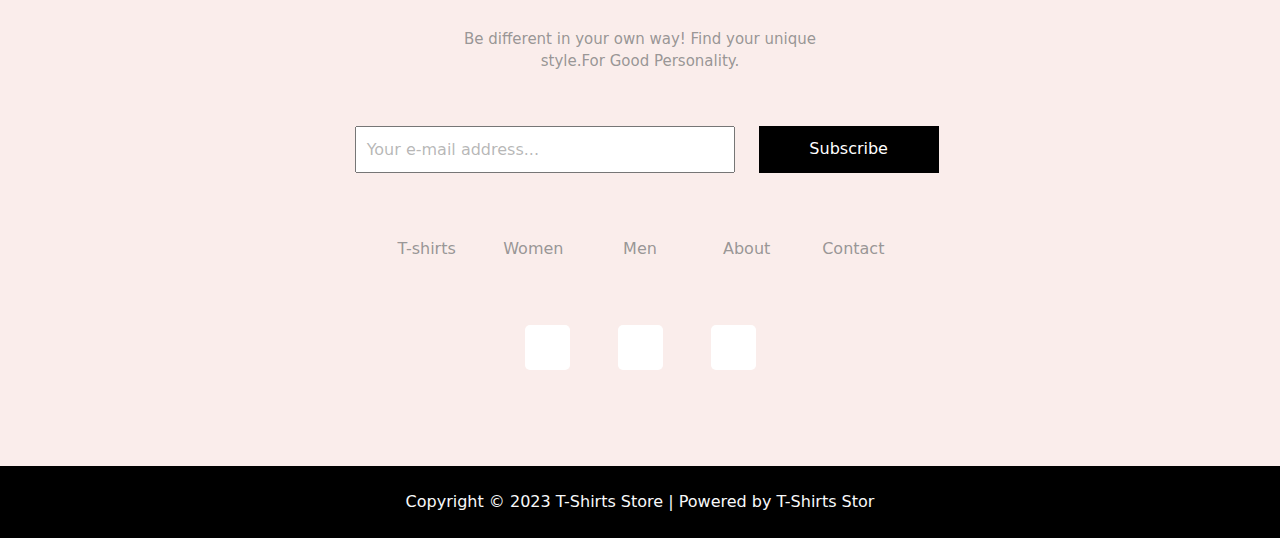
<file: contact.html>
<!DOCTYPE html>
<html lang="en">

<head>
    <meta charset="UTF-8">
    <meta name="viewport" content="width=device-width, initial-scale=1.0">
    <title>Contact us</title>
    <link rel="stylesheet" href="assets/css/style.css">
    <link rel="stylesheet" href="assets/css/bootstrap.min.css">
    <link rel="stylesheet" href="https://cdnjs.cloudflare.com/ajax/libs/font-awesome/6.3.0/css/all.min.css"
        integrity="sha512-SzlrxWUlpfuzQ+pcUCosxcglQRNAq/DZjVsC0lE40xsADsfeQoEypE+enwcOiGjk/bSuGGKHEyjSoQ1zVisanQ=="
        crossorigin="anonymous" referrerpolicy="no-referrer" />
        <link rel="icon" href="logo-regular.png">
</head>

<body>
    <div class="container-fluid  mt-3">
        <nav class="navbar   navbar-expand-lg " style="border-bottom: 1px solid rgba(0, 0, 0, 0.285);">
            <div class="container-fluid ">
                <a class="navbar-brand mx-lg-5" href="index.html"><img src="assets/images/logo-regular.png" alt=""></a>
                <button class="navbar-toggler " type="button" data-bs-toggle="offcanvas"
                    data-bs-target="#offcanvasNavbar" aria-controls="offcanvasNavbar" aria-label="Toggle navigation">
                    <span class="navbar-toggler-icon"></span>
                </button>

                <div class="offcanvas offcanvas-end" tabindex="-1" id="offcanvasNavbar"
                    aria-labelledby="offcanvasNavbarLabel" style="background-color: #FAEDEB;">
                    <div class="offcanvas-header">
                        <h5 class="offcanvas-title" id="offcanvasNavbarLabel">Log In</h5>
                        <button type="button" class="btn-close" data-bs-dismiss="offcanvas" aria-label="Close"></button>
                    </div>
                    <div class="offcanvas-body flex-grow-1 justify-content-center ">
                        <ul class="navbar-nav ">
                            <li class="nav-item start1-class ms -lg-5 ">
                                <a class="nav-link ctive" href="men.html">Men</a>
                            </li>
                            <li class="nav-item ms-lg-5  start1-class">
                                <a class="nav-link ctive" href="women.html">Women</a>
                            </li>
                            <li class="nav-item ms-lg-5  start1-class">
                                <a class="nav-link ctive" href="index.html">Home</a>
                            </li>
                            <li class="nav-item ms-lg-5  start1-class">
                                <a class="nav-link ctive" href="about.html">About</a>
                            </li>
                            <li class="nav-item mx-lg-5  start1-class">
                                <a class="nav-link ctive" href="contact.html">Contact</a>
                            </li>

                        </ul>

                        <div class="d-inline-flex  navb-class">

                            <a href="https://search.yahoo.com/search?fr=mcafee&type=E210US91215G0&p=google"><i
                                    class=" fa-solid fa-magnifying-glass d-none d-lg-block d-xl-block d-xxl-block "></i>
                            </a>
                        </div>
                        <div class="d-inline-flex navb1-class">
                            <a href="" class="d-none d-lg-block d-xl-block d-xxl-block "> $0.00</a>
                        </div>
                        <div class="d-inline-flex navb2-class">
                            <a href=""><i
                                    class="d-none d-lg-block d-xl-block d-xxl-block  fa-sharp fa-solid fa-cart-shopping "></i></a>
                        </div>
                        <div class="d-inline-flex navb1-class">
                            <a href="" class=" d-none d-lg-block d-xl-block d-xxl-block">Log In</a>
                        </div>

                        <div>



                        </div>
                    </div>
                </div>
        </nav>
    </div>
    <div class="container-fluid mt-5">
        <div class="row">
            <div class="col-11 mx-auto">
                <div class="row">
                    <div class="mt-2 col-12 ">
                        <h2 style="font-weight: bolder; font-size: 40px;" align="center">Contact</h2>
                    </div>
                </div>
            </div>
        </div>
    </div>
    <div class="container-fluid">
        <div class="row">
            <div class="col-11 mx-auto">
                <div class="row mt-4">
                    <div class="col-lg-6 col-md-8 col-sm-12 col-11 mx-auto">

                        <p style="font-size: 17px; color:  rgba(0, 0, 0, 0.73); font-weight: bolder;" align="center">The
                            base
                            collection - Ideal every day. Be different in your own way! Find your unique
                            style.Slick. Modern.
                            Awesome. “ Very good quality T-shirts” For Good Personality. </p>

                    </div>
                </div>
            </div>
        </div>
    </div>
    <div class="container-fluid mt-5">
        <div class="row">
            <div class="col-11 mx-auto">
                <div class="row ">
                    <div class="col-lg-6 col-md-12 col-sm-12 col-12  style-class">
                        <h2 style="font-size: 20px; font-weight: bold;" align="center">Get In Touch</h2>
                        <p align="center">The base collection - Ideal every day. Be different in your own way! Find your unique
                            style.Slick. Modern. Awesome.</p>
                        <u>
                            <p align="center"><i class="fa-solid fa-location-dot"></i><span class="ms-lg-2  ms-md-4  ms-sm-2">123, New York
                                </span></p>
                        </u>
                        <u>
                            <p align="center"><i class="fa-solid fa-envelope"></i><span class="ms-lg-2  ms-md-4  ms-sm-2">ali@gmail.com</span>
                            </p>
                            <u>
                                <p  align="center"><i class="fa-solid fa-phone"></i>
                            </u>
                            <span class="ms-lg-2     ms-md-4 ms-sm-2">03007633734</span></p>
                        </u>
                    </div>







                    <div class="col-lg-6 col-md-12 col-sm-12 col-12">
                        <div class="row">
                            <div class="my-4"><input type="text" class="form-control" placeholder="First Name"
                                    style="height: 45px;"></div>
                            <div class=""><input type="text" class="form-control" placeholder="Last Name"
                                    style="height: 45px;"></div>
                        </div>
                        <div class="row mt-4">
                            <div class="">
                                <input type="text" class="form-control" placeholder="Your email address..."
                                    style="height: 45px;">
                            </div>
                        </div>
                        <div class="row mt-4">
                            <div class="">
                                <textarea name="" id="" cols="30" rows="10" class="form-control"
                                    placeholder="Your Message"></textarea>
                            </div>
                        </div>
                        <div class="row mt-4">
                            <div class="col-2">
                                <button class="buton-class pt-1">Send</button>
                            </div>
                        </div>
                    </div>
                </div>
            </div>
        </div>
    </div>
    <div class="container-fluid mt-5">


        <div class="row mx-auto">
            <iframe
                src="https://www.google.com/maps/embed?pb=!1m18!1m12!1m3!1d435951.0968704849!2d72.73640866956936!3d31.390204563805348!2m3!1f0!2f0!3f0!3m2!1i1024!2i768!4f13.1!3m3!1m2!1s0x39225cb554ba6e9d%3A0xb5ce63a0243ae08b!2sFaisalabad%20City%2C%20Faisalabad%2C%20Punjab%2C%20Pakistan!5e0!3m2!1sen!2s!4v1675760531538!5m2!1sen!2s"
                width="600" height="450" style="border:0;" allowfullscreen="" loading="lazy"
                referrerpolicy="no-referrer-when-downgrade"></iframe>
        </div>

    </div>
    <div class="container-fluid footer-class mt-5">
        <div class="row">
            <div class="col-12" style="   background-color: #FAEDEB;">
                <div class="row">
                    <div class="col mt-5"></div>
                </div>
                <div class="row">
                    <div class="col mt-5"></div>
                </div>
                <div class="row">
                    <div class="col-12 mx-auto">
                        <h1 align="center" class="text-class"> Subscribe To Get Offers In Your Inbox</h1>
                    </div>
                </div>
                <div class="row">
                    <div class="col-md-12 col-lg-4 mx-auto mt-4">
                        <p align="center" class="text1-class">Be different in your own way!
                            Find your unique style.For Good Personality.
                        </p>
                    </div>
                </div>
                <div class="row ">
                    <div class="col-lg-7 col-md-12 col-sm-12 input-class ">
                        <input type="text" placeholder="Your e-mail address...">
                    </div>
                    <div class="col-lg-4 col-md-12 col-sm-12 button-class">
                        <button>Subscribe</button>
                    </div>
                </div>
                <div class="row mt-lg-3 d-flex justify-content-center">
                    <div class="a-class col-lg-1 col-md-2 col-sm-3 d-flex justify-content-center mt-5"><a
                            href="">T-shirts</a>
                    </div>
                    <div class="a-class col-lg-1 col-md-2 col-sm-3  d-flex justify-content-center mt-5"><a
                            href="">Women</a>
                    </div>
                    <div class="a-class col-lg-1 col-md-2 col-sm-3  d-flex justify-content-center mt-5"><a
                            href="">Men</a></div>
                    <div class="a-class col-lg-1 col-md-2 col-sm-4 d-flex justify-content-center mt-5"><a
                            href="">About</a>
                    </div>
                    <div class="a-class col-lg-1 col-md-12 col-sm-4  mt-5 d-flex justify-content-center"><a
                            href="">Contact</a>
                    </div>
                </div>
                <div class="row mt-5">
                    <div class="col-12 mt-3 d-flex justify-content-center icon-class">
                        <a href="https://www.facebook.com/"><i class="fa-brands fa-facebook-f"></i></a>
                        <a href="https://twitter.com/home"><i class="fa-brands fa-twitter ms-5 "></i></a>
                        <a href="https://www.instagram.com/"><i class="fa-brands fa-instagram ms-5 "></i></a>
                    </div>
                </div>
                <div class="row mt-5">
                    <div class="col mt-5"></div>
                </div>
            </div>
            <div class="container-fluid  footer1-class ">
                <div class="row">
                    <div class="col-12 mx-auto" style="  background-color: #000000;">
                        <div class="row  ">
                            <div class="col-12 d-flex justify-content-center">
                                <p class="text-light mb-4 mt-4 text2-class">Copyright © 2023 T-Shirts Store | Powered by
                                    T-Shirts Stor
                                </p>
                            </div>
                        </div>
                    </div>
                </div>
            </div>
        </div>
    </div>
    <script src="assets/js/bootstrap.bundle.min.js"></script>
</body>

</html>
</file>
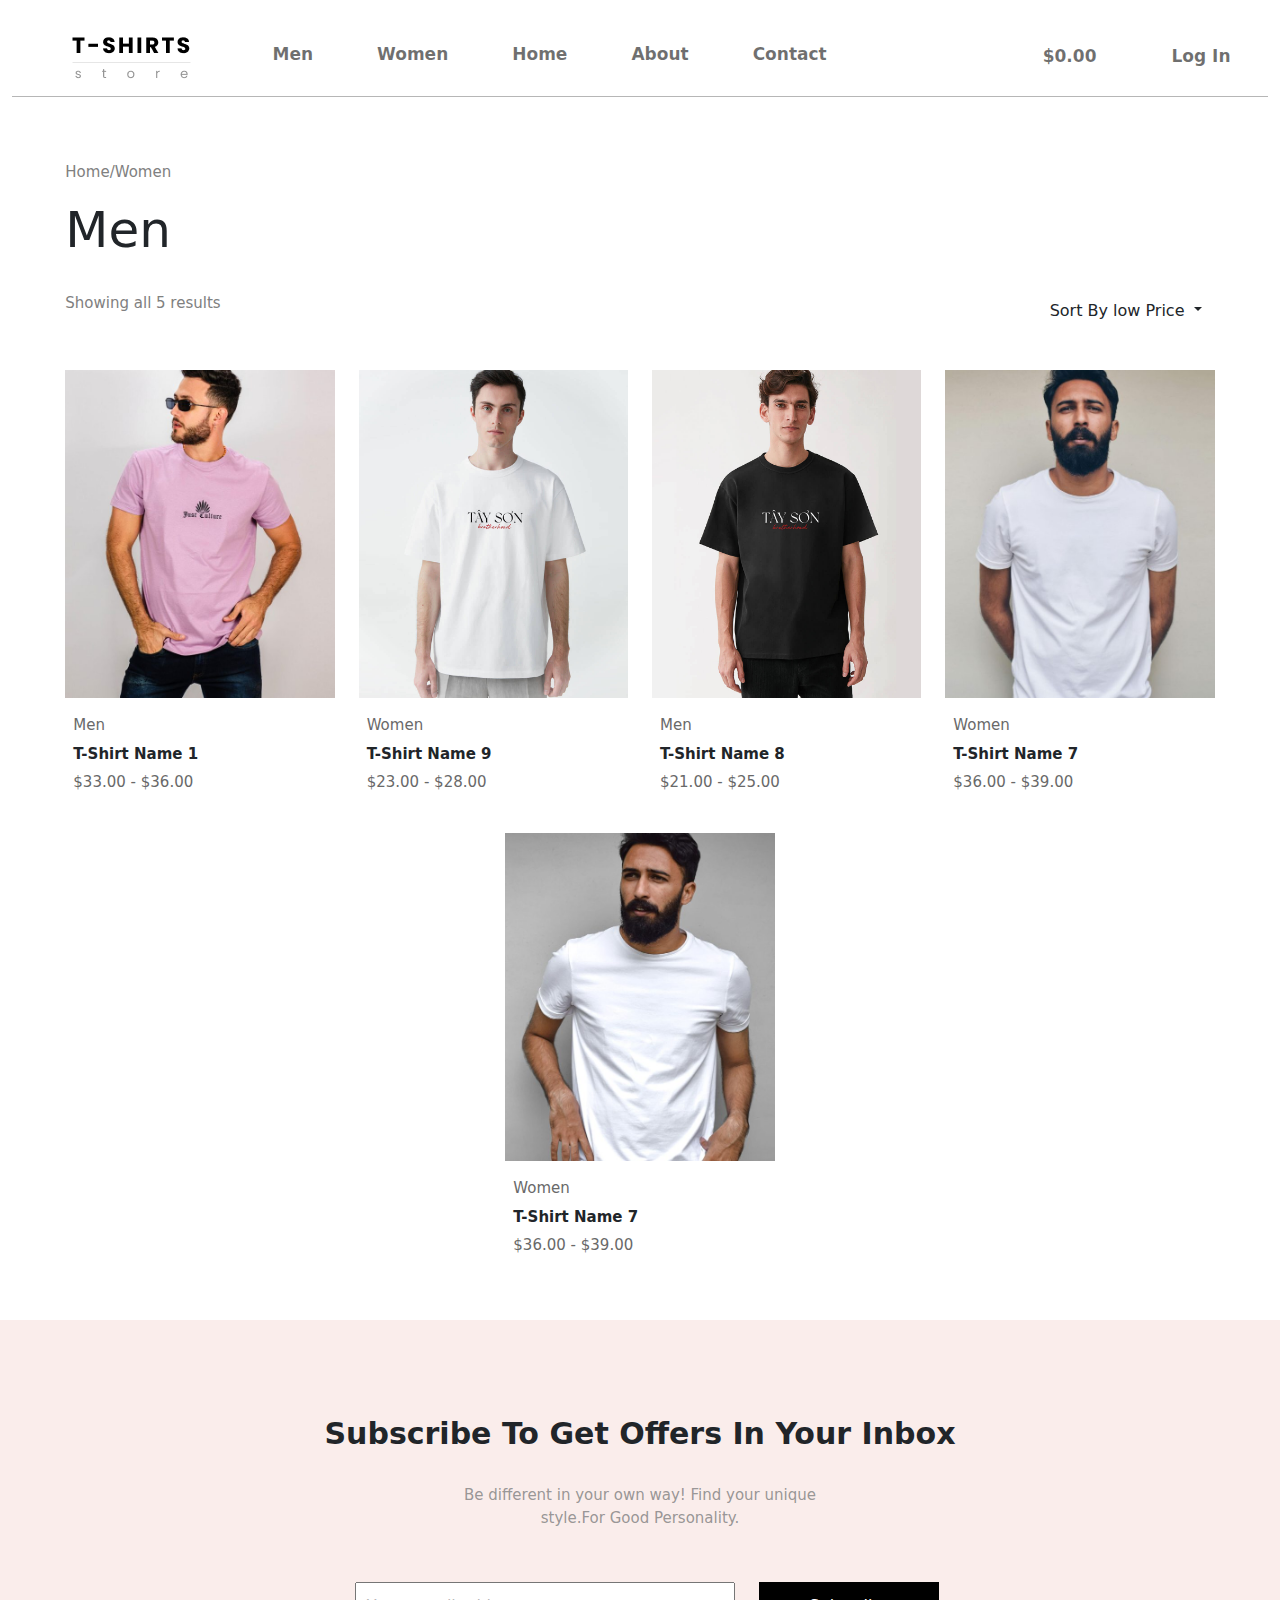
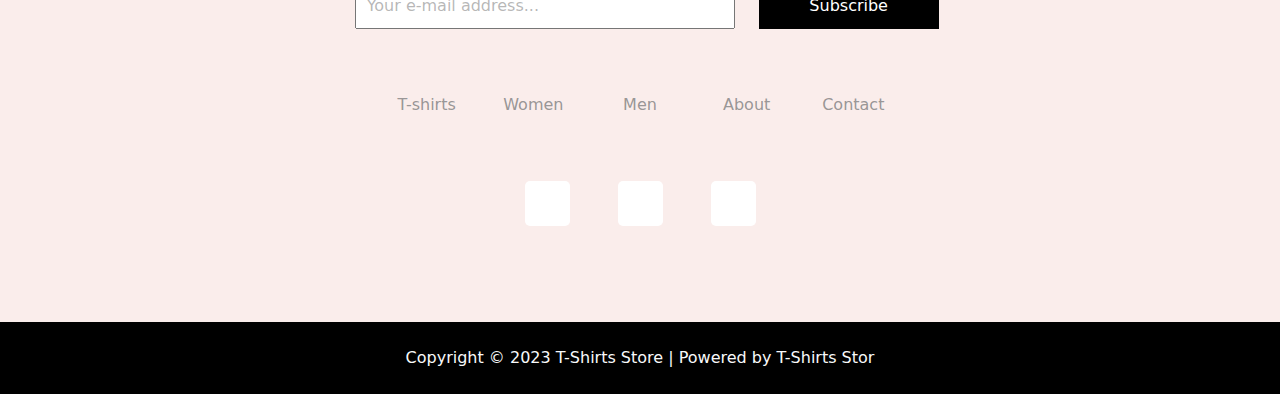
<file: men.html>
<!DOCTYPE html>
<html lang="en">
<head>
    <meta charset="UTF-8">
    <meta name="viewport" content="width=device-width, initial-scale=1.0">
    <title>Men Shirts</title>
    <link rel="stylesheet" href="assets/css/style.css">
    <link rel="stylesheet" href="assets/css/bootstrap.min.css">
    <link rel="stylesheet" href="https://cdnjs.cloudflare.com/ajax/libs/font-awesome/6.3.0/css/all.min.css"
      integrity="sha512-SzlrxWUlpfuzQ+pcUCosxcglQRNAq/DZjVsC0lE40xsADsfeQoEypE+enwcOiGjk/bSuGGKHEyjSoQ1zVisanQ=="
      crossorigin="anonymous" referrerpolicy="no-referrer" />
    <link rel="icon" href="logo-regular.png">
</head>
<body>
    
    <div class="container-fluid  mt-3">
        <nav class="navbar   navbar-expand-lg "  style="border-bottom: 1px solid rgba(0, 0, 0, 0.285);">
          <div class="container-fluid ">
            <a class="navbar-brand mx-lg-5" href="index.html"><img src="assets/images/logo-regular.png" alt=""></a>
            <button class="navbar-toggler " type="button" data-bs-toggle="offcanvas" data-bs-target="#offcanvasNavbar"
              aria-controls="offcanvasNavbar" aria-label="Toggle navigation">
              <span class="navbar-toggler-icon"></span>
            </button>
    
            <div class="offcanvas offcanvas-end" tabindex="-1" id="offcanvasNavbar" aria-labelledby="offcanvasNavbarLabel"
              style="background-color: #FAEDEB;">
              <div class="offcanvas-header">
                <h5 class="offcanvas-title" id="offcanvasNavbarLabel">Log In</h5>
                <button type="button" class="btn-close" data-bs-dismiss="offcanvas" aria-label="Close"></button>
              </div>
              <div class="offcanvas-body flex-grow-1 justify-content-center ">
                <ul class="navbar-nav ">
                  <li class="nav-item start1-class ms -lg-5 ">
                    <a class="nav-link ctive" href="men.html">Men</a>
                  </li>
                  <li class="nav-item ms-lg-5  start1-class">
                    <a class="nav-link ctive" href="women.html">Women</a>
                  </li>
                  <li class="nav-item ms-lg-5  start1-class">
                    <a class="nav-link ctive" href="index.html">Home</a>
                  </li>
                  <li class="nav-item ms-lg-5  start1-class">
                    <a class="nav-link ctive" href="about.html">About</a>
                  </li>
                  <li class="nav-item mx-lg-5  start1-class">
                    <a class="nav-link ctive" href="contact.html">Contact</a>
                  </li>
    
                </ul>
    
                <div class="d-inline-flex  navb-class">
    
                  <a href="https://search.yahoo.com/search?fr=mcafee&type=E210US91215G0&p=google"><i
                      class=" fa-solid fa-magnifying-glass d-none d-lg-block d-xl-block d-xxl-block "></i>
                  </a>
                </div>
                <div class="d-inline-flex navb1-class">
                  <a href="" class="d-none d-lg-block d-xl-block d-xxl-block "> $0.00</a>
                </div>
                <div class="d-inline-flex navb2-class">
                  <a href=""><i
                      class="d-none d-lg-block d-xl-block d-xxl-block  fa-sharp fa-solid fa-cart-shopping "></i></a>
                </div>
                <div class="d-inline-flex navb1-class">
                  <a href="" class=" d-none d-lg-block d-xl-block d-xxl-block">Log In</a>
                </div>
    
                <div>
    
    
    
                </div>
              </div>
            </div>
        </nav>
      </div>
      <div class="container-fluid mt-5">
        <div class="row mt-5">
          <div class="col-11 mt-lg-3 mx-auto">
            <p style="color: gray; font-size: 15px;"> Home/Women</p>
            <h1 style=" font-size: 50px;">Men</h1>
          </div>
        </div>
      </div>
      <div class="container-fluid mt-lg-4 mt-md-4 mt-sm-4 mt-3">
        <div class="row">
          <div class="col-11 mx-auto">
            <div class="row">
              <div class="col-6">
                <p style="color: gray; font-size: 15px;">Showing all 5 results</p>
              </div>
              <div class="col-6  d-none d-md-block d-lg-block d-xl-block d-xxl-block">
                <div class="dropdown d-flex justify-content-end">
                  <a class="btn dropdown-toggle" href="#" role="button" data-bs-toggle="dropdown" aria-expanded="false">
                    Sort By low Price
                  </a>
                
                  <ul class="dropdown-menu">
                    <li><a class="dropdown-item" href="#">Default Sorting</a></li>
                    <li><a class="dropdown-item" href="#">Sort by Popularity</a></li>
                    <li><a class="dropdown-item" href="#">Sort by average rating</a></li>
                    <li><a class="dropdown-item" href="#">Sort by latest</a></li>
                  </ul>
                </div>
              </div>
            </div>
          </div>
        </div>
      </div>
      <div class="container-fluid mt-3">
        <div class="row">
          <div class="col-11 mx-auto">
            <div class="row d-flex justify-content-around">
              <div class="col-6 col-lg-3 col-md-3 col-sm-6 mt-4 mt-4 d-flex justify-content-center">
                <div class="position-relative" style="width: 18rem;">
                  <img src="assets/images/product-09-a-600x731.jpg" class="card-img-top" alt="...">
                  <div class="hover-img">
                    <img src="assets/images/product-01-c-600x731.jpg" class="card-img-top" alt="...">
                  </div>
                  <div class="card-body">
                    <p class="card-title mt-3 ms-2 text11-class" style="color: dimgray; font-size: 15px;">Men</p>
    
                    <h6 class="card-text ms-2 mt-2 text11-class" style="font-weight: bolder; font-size: 15px;">T-Shirt
                      Name 1</h6>
                    <p class="ms-2 mt-2 text11-class" style="color: dimgray; font-size: 15px;">
                      $33.00 - $36.00</p>
                  </div>
                </div>
    
              </div>
              <div class="col-6 col-lg-3 col-md-3 col-sm-6 mt-4 mt-4 d-flex justify-content-center">
                <div class="position-relative" style="width: 18rem;">
                  <img src="assets/images/product-02-a.jpg" class="card-img-top" alt="...">
                  <div class="hover-img">
                    <img src="assets/images/product-01-d-600x731.jpg" class="card-img-top" alt="...">
                  </div>
                  <div class="card-body">
                    <p class="card-title text11-class mt-3 ms-2" style="color: dimgray; font-size: 15px;">Women</p>
    
                    <h6 class="card-text ms-2 mt-2 text11-class" style="font-weight: bolder; font-size: 15px;">T-Shirt
                      Name 9</h6>
                    <p class="ms-2 mt-2 text11-class" style="color: dimgray; font-size: 15px; ">
                      $23.00 - $28.00</p>
                  </div>
                </div>
              </div>
              <div class="col-6 col-lg-3 col-md-3 col-sm-6 mt-4 mt-4 d-flex justify-content-center">
                <div class="position-relative" style="width: 18rem;">
                  <img src="assets/images/product-05-a.jpg" class="card-img-top" alt="...">
                  <div class="hover-img">
                    <img src="assets/images/product-01-d-600x731.jpg" class="card-img-top" alt="...">
                  </div>
                  <div class="card-body">
                    <p class="card-title mt-3 ms-2 text11-class" style="color: dimgray; font-size: 15px;">Men</p>
    
                    <h6 class="card-text ms-2 mt-2 text11-class" style="font-weight: bolder; font-size: 15px;">T-Shirt
                      Name 8</h6>
                    <p class="ms-2 mt-2 text11-class" style="color: dimgray; font-size: 15px;">
                      $21.00 - $25.00</p>
                  </div>
                </div>
              </div>
              <div class="col-6 col-lg-3 col-md-3 col-sm-6 mt-4 mt-4 d-flex justify-content-center">
                <div class="position-relative" style="width: 18rem;">
                  <img src="assets/images/product-03-a-600x731.jpg" class="card-img-top" alt="...">
                  <div class="hover-img">
                    <img src="assets/images/product-001-b-600x731.jpg" class="card-img-top" alt="...">
                  </div>
                  <div class="card-body">
                    <p class="card-title mt-3 ms-2 text11-class" style="color: dimgray; font-size: 15px;">Women</p>
    
                    <h6 class="card-text ms-2 mt-2 text11-class" style="font-weight: bolder; font-size: 15px;">T-Shirt
                      Name 7</h6>
                    <p class="ms-2 mt-2 text11-class" style="color: dimgray; font-size: 15px; ">
                      $36.00 - $39.00</p>
                  </div>
                </div>
              </div>
              <div class="col-6 col-lg-3 col-md-3 col-sm-6  mt-4 d-flex justify-content-start">
                <div class="position-relative" style="width: 18rem;">
                  <img src="assets/images/product-10-a-600x731.jpg" class="card-img-top" alt="...">
                  <div class="hover-img">
                    <img src="assets/images/product-001-b-600x731.jpg" class="card-img-top" alt="...">
                  </div>
                  <div class="card-body">
                    <p class="card-title mt-3 ms-2 text11-class" style="color: dimgray; font-size: 15px;">Women</p>
    
                    <h6 class="card-text ms-2 mt-2 text11-class" style="font-weight: bolder; font-size: 15px;">T-Shirt
                      Name 7</h6>
                    <p class="ms-2 mt-2 text11-class" style="color: dimgray; font-size: 15px; ">
                      $36.00 - $39.00</p>
                  </div>
                </div>
              </div>
    
            </div>
    
          </div>
        </div>
      </div>
      <div class="container-fluid footer-class mt-5">
        <div class="row">
          <div class="col-12 mx-auto" style="   background-color: #FAEDEB;">
            <div class="row">
              <div class="col mt-5"></div>
            </div>
            <div class="row">
              <div class="col mt-5"></div>
            </div>
            <div class="row">
              <div class="col-12 mx-auto">
                <h1 align="center" class="text-class"> Subscribe To Get Offers In Your Inbox</h1>
              </div>
            </div>
            <div class="row">
              <div class="col-md-12 col-lg-4 mx-auto mt-4">
                <p align="center" class="text1-class">Be different in your own way!
                  Find your unique style.For Good Personality.
                </p>
              </div>
            </div>
            <div class="row ">
              <div class="col-lg-7 col-md-12 col-sm-12 input-class ">
                <input type="text" placeholder="Your e-mail address...">
              </div>
              <div class="col-lg-4 col-md-12 col-sm-12 button-class">
                <button>Subscribe</button>
              </div>
            </div>
            <div class="row mt-lg-3 d-flex justify-content-center">
              <div class="a-class col-lg-1 col-md-2 col-sm-3 d-flex justify-content-center mt-5"><a href="">T-shirts</a>
              </div>
              <div class="a-class col-lg-1 col-md-2 col-sm-3  d-flex justify-content-center mt-5"><a href="">Women</a>
              </div>
              <div class="a-class col-lg-1 col-md-2 col-sm-3  d-flex justify-content-center mt-5"><a href="">Men</a></div>
              <div class="a-class col-lg-1 col-md-2 col-sm-4 d-flex justify-content-center mt-5"><a href="">About</a>
              </div>
              <div class="a-class col-lg-1 col-md-12 col-sm-4  mt-5 d-flex justify-content-center"><a href="">Contact</a>
              </div>
            </div>
            <div class="row mt-5">
              <div class="col-12 mt-3 d-flex justify-content-center icon-class">
                <a href="https://www.facebook.com/"><i class="fa-brands fa-facebook-f"></i></a>
                <a href="https://twitter.com/home"><i class="fa-brands fa-twitter ms-5 "></i></a>
                <a href="https://www.instagram.com/"><i class="fa-brands fa-instagram ms-5 "></i></a>
              </div>
            </div>
            <div class="row mt-5">
              <div class="col mt-5"></div>
            </div>
          </div>
          <div class="container-fluid  footer1-class ">
            <div class="row">
              <div class="col-12 mx-auto" style="  background-color: #000000;">
                <div class="row  ">
                  <div class="col-12 d-flex justify-content-center">
                    <p class="text-light mb-4 mt-4 text2-class">Copyright © 2023 T-Shirts Store | Powered by T-Shirts Stor
                    </p>
                  </div>
                </div>
              </div>
            </div>
          </div>
        </div>
      </div>

    <script src="assets/js/bootstrap.bundle.min.js"></script>
</body>
</html>
</file>
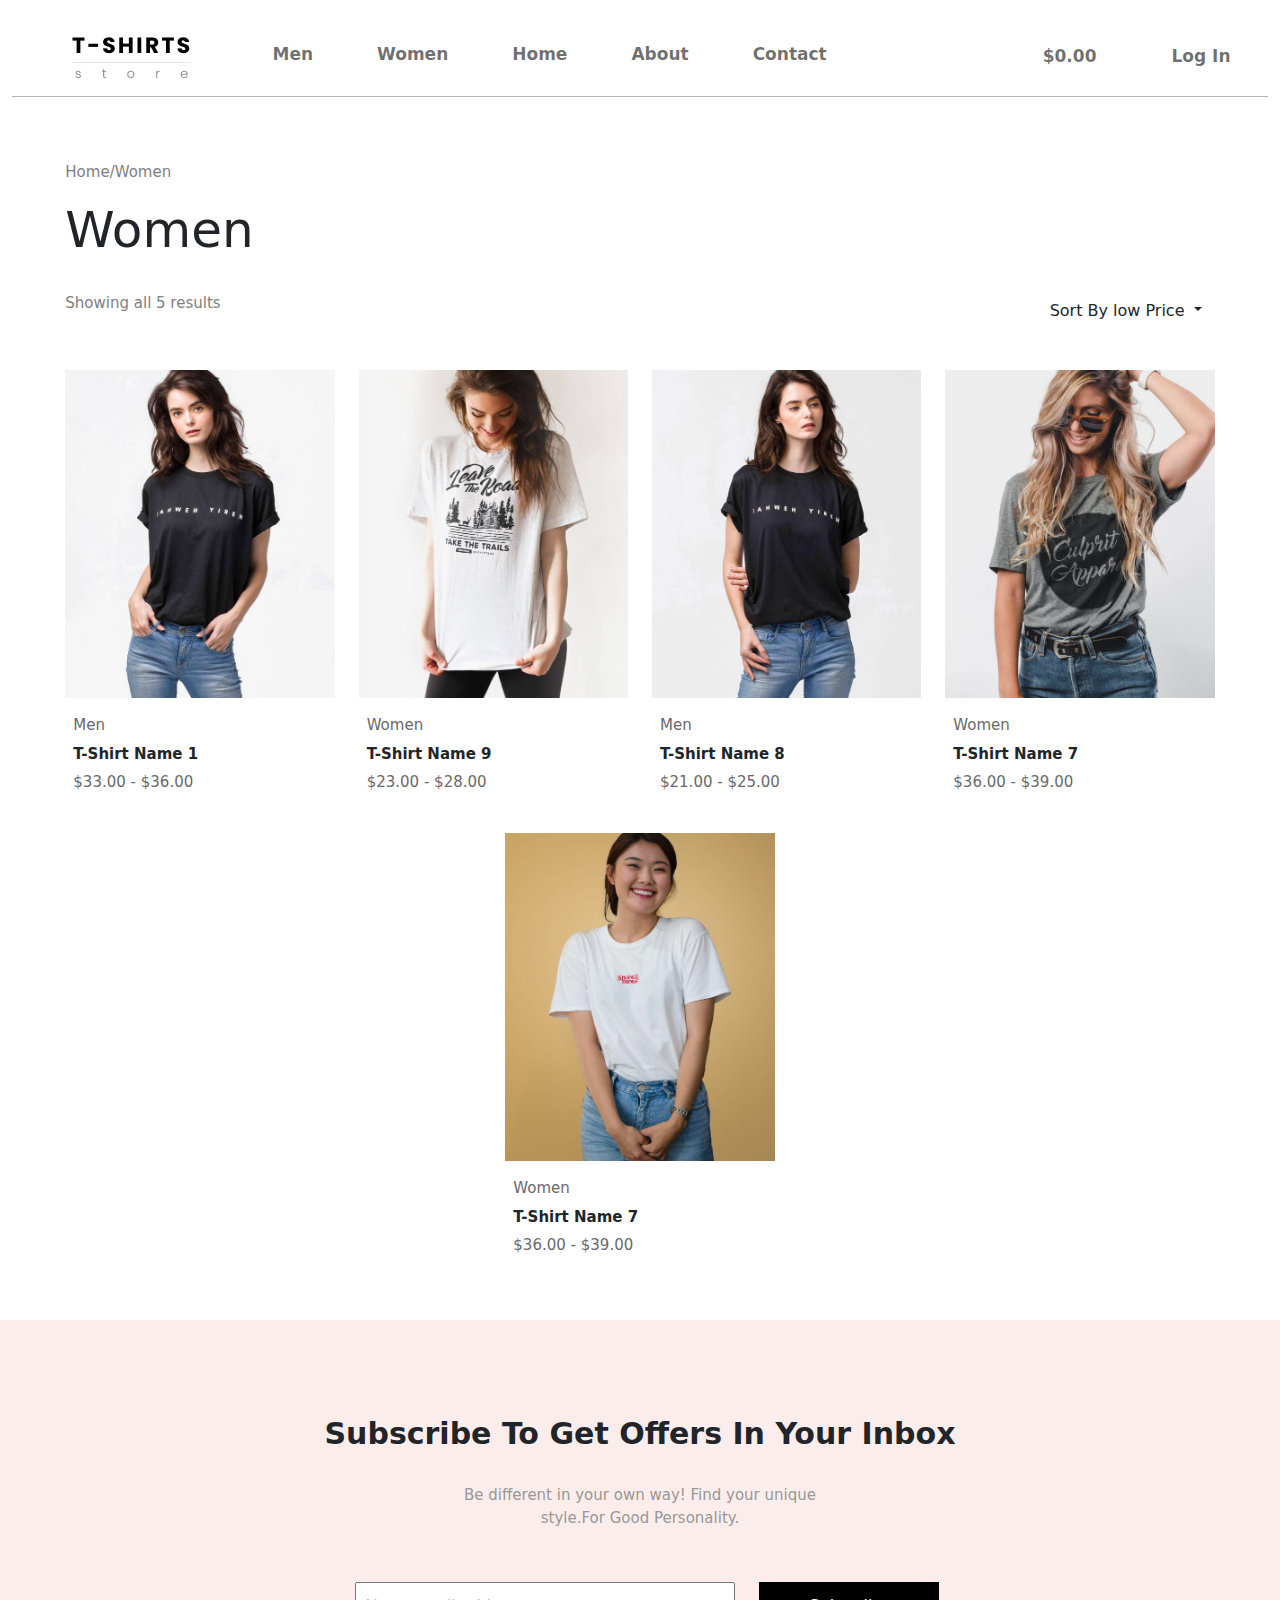
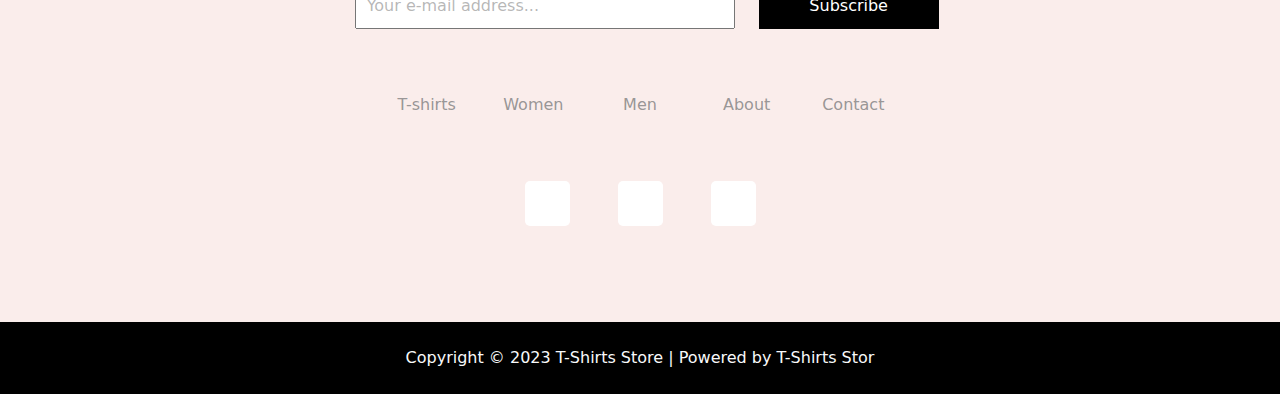
<file: women.html>
<!DOCTYPE html>
<html lang="en">

<head>
  <meta charset="UTF-8">
  <meta name="viewport" content="width=device-width, initial-scale=1.0">
  <title>Women Shirts</title>
  <link rel="stylesheet" href="assets/css/style.css">
  <link rel="stylesheet" href="assets/css/bootstrap.min.css">
  <link rel="stylesheet" href="https://cdnjs.cloudflare.com/ajax/libs/font-awesome/6.3.0/css/all.min.css"
    integrity="sha512-SzlrxWUlpfuzQ+pcUCosxcglQRNAq/DZjVsC0lE40xsADsfeQoEypE+enwcOiGjk/bSuGGKHEyjSoQ1zVisanQ=="
    crossorigin="anonymous" referrerpolicy="no-referrer" />
  <link rel="icon" href="logo-regular.png">
</head>

<body>

  <div class="container-fluid  mt-3">
    <nav class="navbar   navbar-expand-lg " style="border-bottom: 1px solid rgba(0, 0, 0, 0.285);">
      <div class="container-fluid ">
        <a class="navbar-brand mx-lg-5" href="index.html"><img src="assets/images/logo-regular.png" alt=""></a>
        <button class="navbar-toggler " type="button" data-bs-toggle="offcanvas" data-bs-target="#offcanvasNavbar"
          aria-controls="offcanvasNavbar" aria-label="Toggle navigation">
          <span class="navbar-toggler-icon"></span>
        </button>

        <div class="offcanvas offcanvas-end" tabindex="-1" id="offcanvasNavbar" aria-labelledby="offcanvasNavbarLabel"
          style="background-color: #FAEDEB;">
          <div class="offcanvas-header">
            <h5 class="offcanvas-title" id="offcanvasNavbarLabel">Log In</h5>
            <button type="button" class="btn-close" data-bs-dismiss="offcanvas" aria-label="Close"></button>
          </div>
          <div class="offcanvas-body flex-grow-1 justify-content-center ">
            <ul class="navbar-nav ">
              <li class="nav-item start1-class ms -lg-5 ">
                <a class="nav-link ctive" href="men.html">Men</a>
              </li>
              <li class="nav-item ms-lg-5  start1-class">
                <a class="nav-link ctive" href="women.html">Women</a>
              </li>
              <li class="nav-item ms-lg-5  start1-class">
                <a class="nav-link ctive" href="index.html">Home</a>
              </li>
              <li class="nav-item ms-lg-5  start1-class">
                <a class="nav-link ctive" href="about.html">About</a>
              </li>
              <li class="nav-item mx-lg-5  start1-class">
                <a class="nav-link ctive" href="contact.html">Contact</a>
              </li>

            </ul>

            <div class="d-inline-flex  navb-class">

              <a href="https://search.yahoo.com/search?fr=mcafee&type=E210US91215G0&p=google"><i
                  class=" fa-solid fa-magnifying-glass d-none d-lg-block d-xl-block d-xxl-block "></i>
              </a>
            </div>
            <div class="d-inline-flex navb1-class">
              <a href="" class="d-none d-lg-block d-xl-block d-xxl-block "> $0.00</a>
            </div>
            <div class="d-inline-flex navb2-class">
              <a href=""><i
                  class="d-none d-lg-block d-xl-block d-xxl-block  fa-sharp fa-solid fa-cart-shopping "></i></a>
            </div>
            <div class="d-inline-flex navb1-class">
              <a href="" class=" d-none d-lg-block d-xl-block d-xxl-block">Log In</a>
            </div>

            <div>



            </div>
          </div>
        </div>
    </nav>
  </div>
  <div class="container-fluid mt-5">
    <div class="row mt-5">
      <div class="col-11 mt-lg-3 mx-auto">
        <p style="color: gray; font-size: 15px;"> Home/Women</p>
        <h1 style=" font-size: 50px;">Women</h1>
      </div>
    </div>
  </div>
  <div class="container-fluid mt-lg-4 mt-md-4 mt-sm-4 mt-3">
    <div class="row">
      <div class="col-11 mx-auto">
        <div class="row">
          <div class="col-6">
            <p style="color: gray; font-size: 15px;">Showing all 5 results</p>
          </div>
          <div class="col-6  d-none d-md-block d-lg-block d-xl-block d-xxl-block">
            <div class="dropdown d-flex justify-content-end">
              <a class="btn dropdown-toggle" href="#" role="button" data-bs-toggle="dropdown" aria-expanded="false">
                Sort By low Price
              </a>
            
              <ul class="dropdown-menu">
                <li><a class="dropdown-item" href="#">Default Sorting</a></li>
                <li><a class="dropdown-item" href="#">Sort by Popularity</a></li>
                <li><a class="dropdown-item" href="#">Sort by average rating</a></li>
                <li><a class="dropdown-item" href="#">Sort by latest</a></li>
              </ul>
            </div>
          </div>
        </div>
      </div>
    </div>
  </div>
  <div class="container-fluid mt-3">
    <div class="row">
      <div class="col-11 mx-auto">
        <div class="row d-flex justify-content-around">
          <div class="col-6 col-lg-3 col-md-3 col-sm-6 mt-4 mt-4 d-flex justify-content-center">
            <div class="position-relative" style="width: 18rem;">
              <img src="assets/images/product-01-a-600x731.jpg" class="card-img-top" alt="...">
              <div class="hover-img">
                <img src="assets/images/product-01-c-600x731.jpg" class="card-img-top" alt="...">
              </div>
              <div class="card-body">
                <p class="card-title mt-3 ms-2 text11-class" style="color: dimgray; font-size: 15px;">Men</p>

                <h6 class="card-text ms-2 mt-2 text11-class" style="font-weight: bolder; font-size: 15px;">T-Shirt
                  Name 1</h6>
                <p class="ms-2 mt-2 text11-class" style="color: dimgray; font-size: 15px;">
                  $33.00 - $36.00</p>
              </div>
            </div>

          </div>
          <div class="col-6 col-lg-3 col-md-3 col-sm-6 mt-4 mt-4 d-flex justify-content-center">
            <div class="position-relative" style="width: 18rem;">
              <img src="assets/images/product-07-a-600x731.jpg" class="card-img-top" alt="...">
              <div class="hover-img">
                <img src="assets/images/product-01-d-600x731.jpg" class="card-img-top" alt="...">
              </div>
              <div class="card-body">
                <p class="card-title text11-class mt-3 ms-2" style="color: dimgray; font-size: 15px;">Women</p>

                <h6 class="card-text ms-2 mt-2 text11-class" style="font-weight: bolder; font-size: 15px;">T-Shirt
                  Name 9</h6>
                <p class="ms-2 mt-2 text11-class" style="color: dimgray; font-size: 15px; ">
                  $23.00 - $28.00</p>
              </div>
            </div>
          </div>
          <div class="col-6 col-lg-3 col-md-3 col-sm-6 mt-4 mt-4 d-flex justify-content-center">
            <div class="position-relative" style="width: 18rem;">
              <img src="assets/images/product-04-a-600x731.jpg" class="card-img-top" alt="...">
              <div class="hover-img">
                <img src="assets/images/product-01-d-600x731.jpg" class="card-img-top" alt="...">
              </div>
              <div class="card-body">
                <p class="card-title mt-3 ms-2 text11-class" style="color: dimgray; font-size: 15px;">Men</p>

                <h6 class="card-text ms-2 mt-2 text11-class" style="font-weight: bolder; font-size: 15px;">T-Shirt
                  Name 8</h6>
                <p class="ms-2 mt-2 text11-class" style="color: dimgray; font-size: 15px;">
                  $21.00 - $25.00</p>
              </div>
            </div>
          </div>
          <div class="col-6 col-lg-3 col-md-3 col-sm-6 mt-4 mt-4 d-flex justify-content-center">
            <div class="position-relative" style="width: 18rem;">
              <img src="assets/images/product-08-a-600x731.jpg" class="card-img-top" alt="...">
              <div class="hover-img">
                <img src="assets/images/product-001-b-600x731.jpg" class="card-img-top" alt="...">
              </div>
              <div class="card-body">
                <p class="card-title mt-3 ms-2 text11-class" style="color: dimgray; font-size: 15px;">Women</p>

                <h6 class="card-text ms-2 mt-2 text11-class" style="font-weight: bolder; font-size: 15px;">T-Shirt
                  Name 7</h6>
                <p class="ms-2 mt-2 text11-class" style="color: dimgray; font-size: 15px; ">
                  $36.00 - $39.00</p>
              </div>
            </div>
          </div>
          <div class="col-6 col-lg-3 col-md-3 col-sm-6  mt-4 d-flex justify-content-start">
            <div class="position-relative" style="width: 18rem;">
              <img src="assets/images/product-06-a-600x731.jpg" class="card-img-top" alt="...">
              <div class="hover-img">
                <img src="assets/images/product-001-b-600x731.jpg" class="card-img-top" alt="...">
              </div>
              <div class="card-body">
                <p class="card-title mt-3 ms-2 text11-class" style="color: dimgray; font-size: 15px;">Women</p>

                <h6 class="card-text ms-2 mt-2 text11-class" style="font-weight: bolder; font-size: 15px;">T-Shirt
                  Name 7</h6>
                <p class="ms-2 mt-2 text11-class" style="color: dimgray; font-size: 15px; ">
                  $36.00 - $39.00</p>
              </div>
            </div>
          </div>

        </div>

      </div>
    </div>
  </div>
  <div class="container-fluid footer-class mt-5">
    <div class="row">
      <div class="col-12 mx-auto" style="   background-color: #FAEDEB;">
        <div class="row">
          <div class="col mt-5"></div>
        </div>
        <div class="row">
          <div class="col mt-5"></div>
        </div>
        <div class="row">
          <div class="col-12 mx-auto">
            <h1 align="center" class="text-class"> Subscribe To Get Offers In Your Inbox</h1>
          </div>
        </div>
        <div class="row">
          <div class="col-md-12 col-lg-4 mx-auto mt-4">
            <p align="center" class="text1-class">Be different in your own way!
              Find your unique style.For Good Personality.
            </p>
          </div>
        </div>
        <div class="row ">
          <div class="col-lg-7 col-md-12 col-sm-12 input-class ">
            <input type="text" placeholder="Your e-mail address...">
          </div>
          <div class="col-lg-4 col-md-12 col-sm-12 button-class">
            <button>Subscribe</button>
          </div>
        </div>
        <div class="row mt-lg-3 d-flex justify-content-center">
          <div class="a-class col-lg-1 col-md-2 col-sm-3 d-flex justify-content-center mt-5"><a href="">T-shirts</a>
          </div>
          <div class="a-class col-lg-1 col-md-2 col-sm-3  d-flex justify-content-center mt-5"><a href="">Women</a>
          </div>
          <div class="a-class col-lg-1 col-md-2 col-sm-3  d-flex justify-content-center mt-5"><a href="">Men</a></div>
          <div class="a-class col-lg-1 col-md-2 col-sm-4 d-flex justify-content-center mt-5"><a href="">About</a>
          </div>
          <div class="a-class col-lg-1 col-md-12 col-sm-4  mt-5 d-flex justify-content-center"><a href="">Contact</a>
          </div>
        </div>
        <div class="row mt-5">
          <div class="col-12 mt-3 d-flex justify-content-center icon-class">
            <a href="https://www.facebook.com/"><i class="fa-brands fa-facebook-f"></i></a>
            <a href="https://twitter.com/home"><i class="fa-brands fa-twitter ms-5 "></i></a>
            <a href="https://www.instagram.com/"><i class="fa-brands fa-instagram ms-5 "></i></a>
          </div>
        </div>
        <div class="row mt-5">
          <div class="col mt-5"></div>
        </div>
      </div>
      <div class="container-fluid  footer1-class ">
        <div class="row">
          <div class="col-12 mx-auto" style="  background-color: #000000;">
            <div class="row  ">
              <div class="col-12 d-flex justify-content-center">
                <p class="text-light mb-4 mt-4 text2-class">Copyright © 2023 T-Shirts Store | Powered by T-Shirts Stor
                </p>
              </div>
            </div>
          </div>
        </div>
      </div>
    </div>
  </div>
  <script src="assets/js/bootstrap.bundle.min.js"></script>
</body>

</html>
</file>
<file: assets/css/style.css>
* {
    padding: 0px;
    margin: 0px;
    box-sizing: border-box;
}
::selection{
    background-color: black;
    color: white;
}
.start1-class>a {
    text-decoration: none;
    font-size: 17px;
    font-weight: bold;
    color: rgba(0, 0, 0, 0.561);
}

.start1-class>a::after {
    content: "";
    height: 2px;
    width: 0%;
    background-color: black;
    display: block;
    transition: 0.5s ease-in-out;
}

.start1-class>a:hover::after {
    content: "";
    height: 2px;
    width: 100%;
    background-color: black;
    display: block;
}

.navb-class>a {
    color: black;
    text-decoration: none;
}

.navb2-class>a {
    color: black;
    text-decoration: none;
}

.navb1-class>a {
    text-decoration: none;
    color: black;
    font-size: 17px;
    font-weight: bold;
    color: rgba(0, 0, 0, 0.561);
}

.navb1-class>a::after {
    content: "";
    height: 2px;
    width: 0%;
    background-color: black;
    display: block;
    transition: 0.5s ease-in-out;
}

.navb1-class>a:hover::after {
    content: "";
    height: 2px;
    width: 100%;
    background-color: black;
    display: block;
}

.fonts-class {
    font-weight: bolder;
    font-size: 60px;
}
.h1-class{
    font-weight: bolder;
    font-size: 45px;
}
.font-class {
    font-weight: bolder;
    font-size: 40px;
}

.button1-class {
    height: 47px;
    width: 180px;
    border: none;
    background-color: #000000;
    color: white;
}

.button1-class:hover {
    background-color: #000000ab;
}
.buton-class {
    height: 35px;
    width: 100px;
    border: none;
    background-color: #000000;
    color: white;
}

.buton-class:hover {
    background-color: #000000ab;
}
.button2-class {
    height: 45px;
    width: 150px;
    border: none;
    background-color: #000000;
    color: white;
}

.button2-class:hover {
    background-color: #000000ab;
}
.button3-class {
    height: 53px;
    width: 200px;
    border: none;
    background-color: #000000;
    color: white;
}

.button3-class:hover {
    background-color: #000000ab;
}
.button4-class {
    height: 55px;
    width: 600px;
    border: none;
background-color: white ;
}

.button4-class:hover {
    background-color:#faebeb ;
    transition: 0.5s;
}

.star-class>a {
    text-decoration: none;
    font-size: 17px;
    font-weight: bold;
    color: rgba(0, 0, 0, 0.561);
}
.bg-img-class{
    display: flex;
    align-items: center;
    justify-content: center ;
}
.back-img-class{
    display: flex;
    align-items: center;  
}
.bg1-img-class{
    display: flex;
    align-items: end;
    justify-content: center;
    height: 500px;
    width:300px;
       /* background-color: rgba(0, 0, 0, 0.451); */
     background-image:url(../images/cat-men-600x600.jpg);
     background-blend-mode: overlay;
     background-size:   cover;
     background-repeat: no-repeat;
     background-position: center;
}
.bg2-img-class{
    display: flex;
    align-items: end;
    justify-content: center;
    height: 500px;
    width:300px;
       /* background-color: rgba(0, 0, 0, 0.451); */
     background-image:url(../images/cat-women-600x600.jpg);
     background-blend-mode: overlay;
     background-size:   cover;
     background-repeat: no-repeat;
     background-position: center;
}
.about-class{
    font-weight: bolder;
}
@media only screen and (min-width:992px) and (max-width:1100px) {
    .span-class>img{
        width: 400px;
        height: 500px;
        object-fit: cover;
    }
    .width1-class{
        display: flex;
        justify-content: center;
    }
    .width1-class>img{
        width: 400px;
    }
    .texts-class{
        font-size: 30px !important;
    }
    .para-class{
        font-size: 15px !important;
    }
    .size-class{
        font-size: 25px;
    }
    .size1-class{
        font-size: 15px;
    }
    .bg-img-class{
    
        height: 500px;
       width:300px;
          background-color: rgba(0, 0, 0, 0.451);
        background-image:url(../images/bg-01.jpg);
        background-blend-mode: overlay;
        background-size:   cover;
        background-repeat: no-repeat;
        background-position: center;
    }
    .back-img-class{
    
        height: 500px;
       width:300px;
          background-color: rgba(0, 0, 0, 0.451);
        background-image:url(../images/bg-02.jpg);
        background-blend-mode: overlay;
        background-size:   cover;
        background-repeat: no-repeat;
        background-position: center;
    }
    .width-class{
        display: flex;
        justify-content: center;
    }
    .width-class>img{
        width: 400px;
    }
    .h1-class{
        font-size: 30px;
    }
    .fonts-class {
        font-weight: bolder;
        font-size: 50px;
    }

    .navb-class>a {
        margin-top: 13px;
        margin-left: 10px;
    }

    .navb2-class>a {
        margin-top: 13px;
        margin-left: 10px;
    }

    .navb1-class {
        margin-top: 10px;
        margin-left: 10px;
    }

    .navb1-class>a {
        font-size: 13px;
    }

    .imag-class>img {
        width: 450px;
        height: 550px;
    }
}

@media only screen and (min-width:1101px) and (max-width:1200px) {
    .span-class>img{
        width: 450px;
        height: 500px;
        object-fit: cover;
    }
    .width1-class{
        display: flex;
        justify-content: center;
    }
    .width1-class>img{
        width: 450px;
    }
    .bg-img-class{
    
        height: 500px;
       width:300px;
          background-color: rgba(0, 0, 0, 0.451);
        background-image:url(../images/bg-01.jpg);
        background-blend-mode: overlay;
        background-size:   cover;
        background-repeat: no-repeat;
        background-position: center;
        background-attachment: fixed;
    }
    .back-img-class{
    
        height: 500px;
       width:300px;
          background-color: rgba(0, 0, 0, 0.451);
        background-image:url(../images/bg-02.jpg);
        background-blend-mode: overlay;
        background-size:   cover;
        background-repeat: no-repeat;
        background-position: center;
        background-attachment: fixed;
    }
    .width-class{
        display: flex;
        justify-content: center;
    }
    .width-class>img{
        width: 500px;
    }
    .navb-class>a {
        margin-top: 13px;
        margin-left: 30px;
    }

    .navb2-class>a {
        margin-top: 13px;
        margin-left: 15px;
    }

    .navb1-class {
        margin-top: 10px;
        margin-left: 30px;
    }

    .imag-class>img {
        width: 500px;
        height: 600px;
    }
}

@media only screen and (min-width:1201px) and (max-width:1400px) {
    .span-class>img{
        width: 550px;
        height: 500px;
        object-fit: cover;
    }
    .width1-class{
        display: flex;
        justify-content: center;
    }
    .width1-class>img{
        width: 470px;
    }
    .bg-img-class{

        height: 700px;
       width:300px;
          background-color: rgba(0, 0, 0, 0.451);
        background-image:url(../images/bg-01.jpg);
        background-blend-mode: overlay;
        background-size:   cover;
        background-repeat: no-repeat;
        background-position: center;
        background-attachment: fixed;
    }
    .back-img-class{
    
        height: 600px;
       width:300px;
          background-color: rgba(0, 0, 0, 0.451);
        background-image:url(../images/bg-02.jpg);
        background-blend-mode: overlay;
        background-size:   cover;
        background-repeat: no-repeat;
        background-position: center;
        background-attachment: fixed;
    }
    .width-class{
        display: flex;
        justify-content: center;
    }
    .width-class>img{
        width: 630px;
    }
    .imag-class{
        display: flex;
        justify-content: end;
     }
    .imag-class>img {
        width: 500px;
        height: 600px;
    }
    .navb-class>a {
        margin-top: 13px;
        margin-left: 120px;
    }

    .navb2-class>a {
        margin-top: 13px;
        margin-left: 35px;
    }

    .navb1-class {
        margin-top: 10px;
        margin-left: 40px;
    }
}

@media only screen and (min-width:1401px) and (max-width:1800px) {
    .span-class>img{
        width:  600px;
        height: 500px;
        object-fit: cover;
    }
    .bg-img-class{
    
        height:700px;
       width:300px;
          background-color: rgba(0, 0, 0, 0.451);
        background-image:url(../images/bg-01.jpg);
        background-blend-mode: overlay;
        background-size:   cover;
        background-repeat: no-repeat;
        background-position: center;
        background-attachment: fixed;
    }
    .back-img-class{
    
        height: 600px;
       width:300px;
          background-color: rgba(0, 0, 0, 0.451);
        background-image:url(../images/bg-02.jpg);
        background-blend-mode: overlay;
        background-size:   cover;
        background-repeat: no-repeat;
        background-position: center;
        background-attachment: fixed;
    }
    .width-class{
        display: flex;
        justify-content: center;
    }
    .width-class>img{
        width: 700px;
    }
    .width1-class{
        display: flex;
        justify-content: center;
    }
    .width1-class>img{
        width: 500px;
    }
    .imag-class{
        display: flex;
        justify-content: end;
     }
    .imag-class>img {
        width: 500px;
        height: 600px;
    }
    .navb-class>a {
        margin-top: 13px;
        margin-left: 130px;
    }

    .navb2-class>a {
        margin-top: 13px;
        margin-left: 30px;
    }

    .navb1-class {
        margin-top: 10px;
        margin-left: 40px;
    }
}

@media only screen and (min-width:1801px) and (max-width:2100px) {
    .span-class>img{
        width: 860px;
        height: 500px;
        object-fit: cover;
    }
    .width1-class{
        display: flex;
        justify-content: center;
    }
    .width1-class>img{
        width: 650px;
    }
    .bg-img-class{
    
        height: 700px;
       width:300px;
          background-color: rgba(0, 0, 0, 0.451);
        background-image:url(../images/bg-01.jpg);
        background-blend-mode: overlay;
        background-size:   cover;
        background-repeat: no-repeat;
        background-position: center;
        background-attachment: fixed;
    }
    .back-img-class{
    
        height: 600px;
       width:300px;
          background-color: rgba(0, 0, 0, 0.451);
        background-image:url(../images/bg-02.jpg);
        background-blend-mode: overlay;
        background-size:   cover;
        background-repeat: no-repeat;
        background-position: center;
        background-attachment: fixed;
    }
    .width-class{
        display: flex;
        justify-content: center;
    }
    .width-class>img{
        width: 730px;
    }
 .imag-class{
    display: flex;
    justify-content: end;
 }
    .imag-class>img {
        width: 500px;
        height: 600px;
    }   
    .navb-class>a {
        margin-top: 13px;
        margin-left: 130px;
    }

    .navb2-class>a {
        margin-top: 13px;
        margin-left: 30px;
    }

    .navb1-class {
        margin-top: 10px;
        margin-left: 40px;
    }

}

@media only screen and (min-width:768px) and (max-width:991px) {
    .span-class>img{
        width: 350px;
        height: 450px;
        object-fit: cover;
    }
    .bg1-img-class{
        height: 400px;
        width: 300px;
    }
    .bg2-img-class{
        height: 400px;
        width: 300px;
    }
    .width1-class{
        display: flex;
        justify-content: center;
    }
    .width1-class>img{
        width: 300px;
    }
    .texts-class{
        font-size: 27px !important;
    }
    .para-class{
        font-size: 13px !important;
    }
    .bg-img-class{
    
        height: 500px;
       width:300px;
          background-color: rgba(0, 0, 0, 0.451);
        background-image:url(../images/bg-01.jpg);
        background-blend-mode: overlay;
        background-size:   cover;
        background-repeat: no-repeat;
        background-position: center;
    }
    .back-img-class{
    
        height: 500px;
       width:300px;
          background-color: rgba(0, 0, 0, 0.451);
        background-image:url(../images/bg-02.jpg);
        background-blend-mode: overlay;
        background-size:   cover;
        background-repeat: no-repeat;
        background-position: center;
    }
    .width-class{
        display: flex;
        justify-content: center;
    }
    .width-class>img{
        width: 350px;
    }
    .h1-class{
        font-size: 27px;
    }
    .imag-class{
        margin-top: 60px !important;
        display: flex;
        justify-content:center ;
    }
    .imag-class>img {
        width: 500px;
        height: 600px;
    }
    .fonts-class {
        margin-top: 0px;
        display: flex;
        justify-content: center;
        font-weight: bolder;
        font-size: 50px;
    }

    .fle-class {
        display: flex;
        justify-content: center;
    }

    .star-class {
        display: flex;
        justify-content: center;
        margin-top: 40px;
    }
    .size-class{
        font-size: 25px;
    }
    .size1-class{
        font-size: 15px;
    }
}

@media only screen and (min-width:600px) and (max-width:767px) {
    .span-class{
        display: flex !important;
        justify-content: center !important;
        align-items: center !important;
    }
    .span-class>img{
        width: 350px;
        height: 450px;
        object-fit: cover;
    }
    .bg1-img-class{
        height: 350px;
        width: 280px;
    }
    .bg2-img-class{
        height: 350px;
        width: 280px;
    }
    .width1-class{
        display: flex;
        justify-content: center;
    }
    .width1-class>img{
        width: 400px;
    }
    .para1-class{
        /* margin-top: 50px !important; */
        font-size: 23px !important;
    }
    .texts-class{
        font-size: 30px !important;
    }
    .para-class{
        font-size: 17px !important;
    }

    .size-class{
        font-size: 25px;
    }
    .size1-class{
        font-size: 15px;
    }
    .bg-img-class{
    
        height: 500px;
       width:300px;
          background-color: rgba(0, 0, 0, 0.451);
        background-image:url(../images/bg-01.jpg);
        background-blend-mode: overlay;
        background-size:   cover;
        background-repeat: no-repeat;
        background-position: center;
    }
    .back-img-class{
    
        height: 500px;
       width:300px;
          background-color: rgba(0, 0, 0, 0.451);
        background-image:url(../images/bg-02.jpg);
        background-blend-mode: overlay;
        background-size:   cover;
        background-repeat: no-repeat;
        background-position: center;
    }
    .width-class{
        display: flex;
        justify-content: center;
    }
    .width-class>img{
        width: 470px;
    }
    .h1-class{
        font-size: 27px;
    }
    .imag-class{
        margin-top: 60px !important;
        display: flex;
        justify-content:center ;
    }
    .imag-class>img {
        width: 500px;
        height: 600px;
    }
    .font-class {
        font-size: 35px;
    }

    .fonts-class {
        margin-top: 0px;
        display: flex;
        justify-content: center;
        font-weight: bolder;
        font-size: 40px;
    }

    .fle-class {
        display: flex;
        justify-content: center;
    }
    .star-class {
        display: flex;
        justify-content: center;
        margin-top: 40px;
    }
}

@media only screen and (min-width:481px) and (max-width:599px) {
    .span-class{
        display: flex !important;
        justify-content: center !important;
        align-items: center !important;
    }
    .span-class>img{
        width: 300px;
        height: 400px;
        object-fit: cover;
    }
    .bg1-img-class{
        height: 330px;
        width: 280px;
    }
    .bg2-img-class{
        height: 330px;
        width: 280px;
    }
    .width1-class{
        display: flex;
        justify-content: center;
    }
    .width1-class>img{
        width: 350px;
    }
    .para1-class{
        /* margin-top: 50px !important; */
        font-size: 23px !important;
    }
    .texts-class{
        font-size: 30px !important;
    }
    .para-class{
        font-size: 17px !important;
    }
    .size-class{
        font-size: 22px;
    }
    .size1-class{
        font-size: 15px;
    }
    .bg-img-class{
    
        height:500px;
       width:300px;
          background-color: rgba(0, 0, 0, 0.451);
        background-image:url(../images/bg-01.jpg);
        background-blend-mode: overlay;
        background-size:   cover;
        background-repeat: no-repeat;
        background-position: center;
    }
    .back-img-class{
    
        height: 500px;
       width:300px;
          background-color: rgba(0, 0, 0, 0.451);
        background-image:url(../images/bg-02.jpg);
        background-blend-mode: overlay;
        background-size:   cover;
        background-repeat: no-repeat;
        background-position: center;
    }
    .text11-class{
        font-size: 12px !important;
    }
    .width-class{
        display: flex;
        justify-content: center;
    }
    .width-class>img{
        width: 430px;
    }
    .h1-class{
        font-size: 25px;
    }
    .imag-class{
        margin-top: 60px !important;
        display: flex;
        justify-content:center ;
    }
    .imag-class>img {
        width: 400px;
        height: 500px;
    }
    .font-class {
        font-size: 35px;
    }
    .font-class {
        font-size: 33px;
    }

    .fonts-class {
        margin-top: 0px;
        display: flex;
        justify-content: center;
        font-weight: bolder;
        font-size: 30px;
    }

    .fle-class {
        display: flex;
        justify-content: center;
    }

    .star-class {
        display: flex;
        justify-content: center;
        margin-top: 40px;
    }
}
.style-class{
    padding:100px; 
    background-color: #FAEDEB;
}
@media only screen and (min-width:400px) and (max-width:480px) {

    .span-class{
        display: flex !important;
        justify-content: center !important;
        align-items: center !important;
    }
    .span-class>img{
        width: 270px;
        height: 350px;
        object-fit: cover;
    }
    .bg1-img-class{
        height: 300px;
        width: 200px;
    }
    .bg2-img-class{
        height: 300px;
        width: 200px;
    }
    .width1-class{
        display: flex;
        justify-content: center;
    }
    .width1-class>img{
        width: 320px;
    }
    .para1-class{
        /* margin-top: 50px !important; */
        font-size: 23px !important;
    }
    .texts-class{
        font-size: 27px !important;
    }
    .para-class{
        font-size: 17px !important;
    }
    .size-class{
        font-size: 18px;
    }
    .size1-class{
        font-size: 15px;
    }
    .bg-img-class{
    
        height: 500px;
       width:300px;
          background-color: rgba(0, 0, 0, 0.451);
        background-image:url(../images/bg-01.jpg);
        background-blend-mode: overlay;
        background-size:   cover;
        background-repeat: no-repeat;
        background-position: center;
    }
    .back-img-class{
    
        height: 500px;
       width:300px;
          background-color: rgba(0, 0, 0, 0.451);
        background-image:url(../images/bg-02.jpg);
        background-blend-mode: overlay;
        background-size:   cover;
        background-repeat: no-repeat;
        background-position: center;
    }
    .text11-class{
        font-size: 12px !important;
    }
    .width-class{
        display: flex;
        justify-content: center;
    }
    .width-class>img{
        width: 370px;
    }
    .h1-class{
        font-size: 25px;
    }
    .imag-class{
        margin-top: 60px !important;
        display: flex;
        justify-content:center ;
    }
    .imag-class>img {
        width: 350px;
        height: 380px;
    }
    .font-class {
        font-size: 30px;
    }

    .fonts-class {
        margin-top: 0px;
        display: flex;
        justify-content: center;
        font-weight: bolder;
        font-size: 25px;
    }

    .fle-class {
        display: flex;
        justify-content: center;
    }
    .star-class {
        display: flex;
        justify-content: center;
        margin-top: 40px;
    }
}

@media only screen and (min-width:300px) and (max-width:399px) {
    .span-class{
        display: flex !important;
        justify-content: center !important;
        align-items: center !important;
    }
    .span-class>img{
        width: 250px;
        height: 300px;
        object-fit: cover;
    }
    .bg1-img-class{
        height: 300px;
        width: 200px;
    }
    .bg2-img-class{
        height: 300px;
        width: 200px;
    }
    .width1-class{
        display: flex;
        justify-content: center;
    }
    .width1-class>img{
        width: 280px;
    }
    .para1-class{
        /* margin-top: 50px !important; */
        font-size: 23px !important;
    }
    .texts-class{
        font-size: 25px !important;
    }
    .para-class{
        font-size: 15px !important;
    }
    .size-class{
        font-size: 18px;
    }
    .size1-class{
        font-size: 15px;
    }
    .bg-img-class{
    
        height: 500px;
       width:300px;
          background-color: rgba(0, 0, 0, 0.451);
        background-image:url(../images/bg-01.jpg);
        background-blend-mode: overlay;
        background-size:   cover;
        background-repeat: no-repeat;
        background-position: center;
    }
    .back-img-class{
    
        height: 500px;
       width:300px;
          background-color: rgba(0, 0, 0, 0.451);
        background-image:url(../images/bg-02.jpg);
        background-blend-mode: overlay;
        background-size:   cover;
        background-repeat: no-repeat;
        background-position: center;
    }
    .text11-class{
        font-size: 12px !important;
    }
    .width-class{
        display: flex;
        justify-content: center;
    }
    .width-class>img{
        width: 300px;
    }
    .h1-class{
        font-size: 23px;
    }
    .imag-class{
        margin-top: 60px !important;
        display: flex;
        justify-content:center ;
    }
    .imag-class>img {
        width: 300px;
        height: 350px;
    }
    .star-class {
        display: flex;
        justify-content: center;
        margin-top: 40px;
    }
    .font-class {
        font-size: 27px;
    }

    .fonts-class {
        margin-top: 0px;
        display: flex;
        justify-content: center;
        font-weight: bolder;
        font-size: 20px;
    }

    .fle-class {
        display: flex;
        justify-content: center;
}}  



/* Hover Image */
.hover-img>img{
    position: absolute;
    top: 0;
    left: 0;
    opacity: 0;
    transition: 0.5s ease-in-out;
}
.hover-img>img:hover{
    opacity: 1;
    cursor: pointer;
}



/* * {
    margin: 0px;
    padding: 0px;
    box-sizing: border-box;
} */

/* .footer-class {
    background-color: #FAEDEB;
} */

.text-class {
    font-weight: bolder;
    font-size: 30px;
}

.text1-class {
    font-weight: normal;
    font-size: 15px;
    color: rgba(128, 128, 128, 0.808);
}

.input-class {
    margin-top: 37px !important;
    display: flex;
    justify-content: end;
}

.input-class>input {
    width: 380px;
    height: 47px;
}

.input-class>input::placeholder {
    color: rgba(128, 128, 128, 0.567);
    padding-left: 10px;
}

.button-class {
    margin-top: 37px !important;
}

.button-class>button {
    height: 47px;
    width: 180px;
    border: none;
    background-color: #000000;
    color: white;
}

.button-class>button:hover {
    cursor: pointer;
    background-color: #000000b7;
}
.a-class>a{
text-decoration: none;
color:  rgba(128, 128, 128, 0.808);
}
.icon-class>a{
    text-decoration:none ;
    color: black;
}
.icon-class>a>i{
    font-size: 25px;
    background-color: white;
    width: 45px;
    height: 45px;
    display: flex;
    justify-content: center;
    padding: 10px;
    border-radius: 5px;
}
.icon-class>a>i:hover{
    background-color: #FAEDEB;
    cursor: pointer;
    transition: 0.5s;
}
/* .footer1-class{
    background-color: #000000;
} */
.background-class{
    background-image: url(../images/cat-men-600x600.jpg);
}
@media only screen and (min-width:768px) and (max-width:992px) {
    .button-class {
        margin-top: 30px !important;
        display: flex;
        justify-content: center;
    }

    /* .button-class>button{
        height: 47px;
        width: 350px;
        border: none;
        background-color: #000000;
        color: white;
    } */
    .input-class {
        margin-top: 30px !important;
        display: flex;
        justify-content: center;
    }

    .input-class>input {
        width: 350px;
        height: 47px;
    }
}

@media only screen and (min-width:600px) and (max-width:767px) {
    .text-class {
        font-weight: bolder;
        font-size: 27px;
    }

    .text1-class {
        font-weight: normal;
        font-size: 13px;
        color: rgba(128, 128, 128, 0.808);
    }

    .button-class {
        margin-top: 30px !important;
        display: flex;
        justify-content: center;
    }

    /* .button-class>button{
            height: 47px;
            width: 350px;
            border: none;
            background-color: #000000;
            color: white;
        } */
    .input-class {
        margin-top: 30px !important;
        display: flex;
        justify-content: center;
    }

    .input-class>input {
        width: 350px;
        height: 47px;
    }
}

@media only screen and (min-width:300px) and (max-width:480px) {
    .text-class {
        font-weight: bolder;
        font-size: 22px;
    }

    .text1-class {
        font-weight: normal;
        font-size: 12px;
        color: rgba(128, 128, 128, 0.808);
    }

    .button-class {
        margin-top: 30px !important;
        display: flex;
        justify-content: center;
    }

    .button-class>button {
        height: 47px;
        width: 350px;
        border: none;
        background-color: #000000;
        color: white;
    }

    .input-class {
        margin-top: 30px !important;
        display: flex;
        justify-content: center;
    }

    .input-class>input {
        width: 350px;
        height: 47px;
    }
    .text2-class{
        font-weight: lighter;
        font-size: 12px;
    }
}

@media only screen and (min-width:481px) and (max-width:599px) {
    .text-class {
        font-weight: bolder;
        font-size: 22px;
    }

    .text1-class {
        font-weight: normal;
        font-size: 10px;
        color: rgba(128, 128, 128, 0.808);
    }

    .button-class {
        margin-top: 30px !important;
        display: flex;
        justify-content: center;
    }

    .button-class>button {
        height: 47px;
        width: 350px;
        border: none;
        background-color: #000000;
        color: white;
    }

    .input-class {
        margin-top: 30px !important;
        display: flex;
        justify-content: center;
    }

    .input-class>input {
        width: 350px;
        height: 47px;
    }
}
@media only screen and (min-width:300px) and (max-width:500px) {
    .h1-classes{
        font-size: 20px !important;
        margin-bottom: 20px !important;
    }
    .h4-class{
        font-size: 20px !important;   
    }
}
</file>
